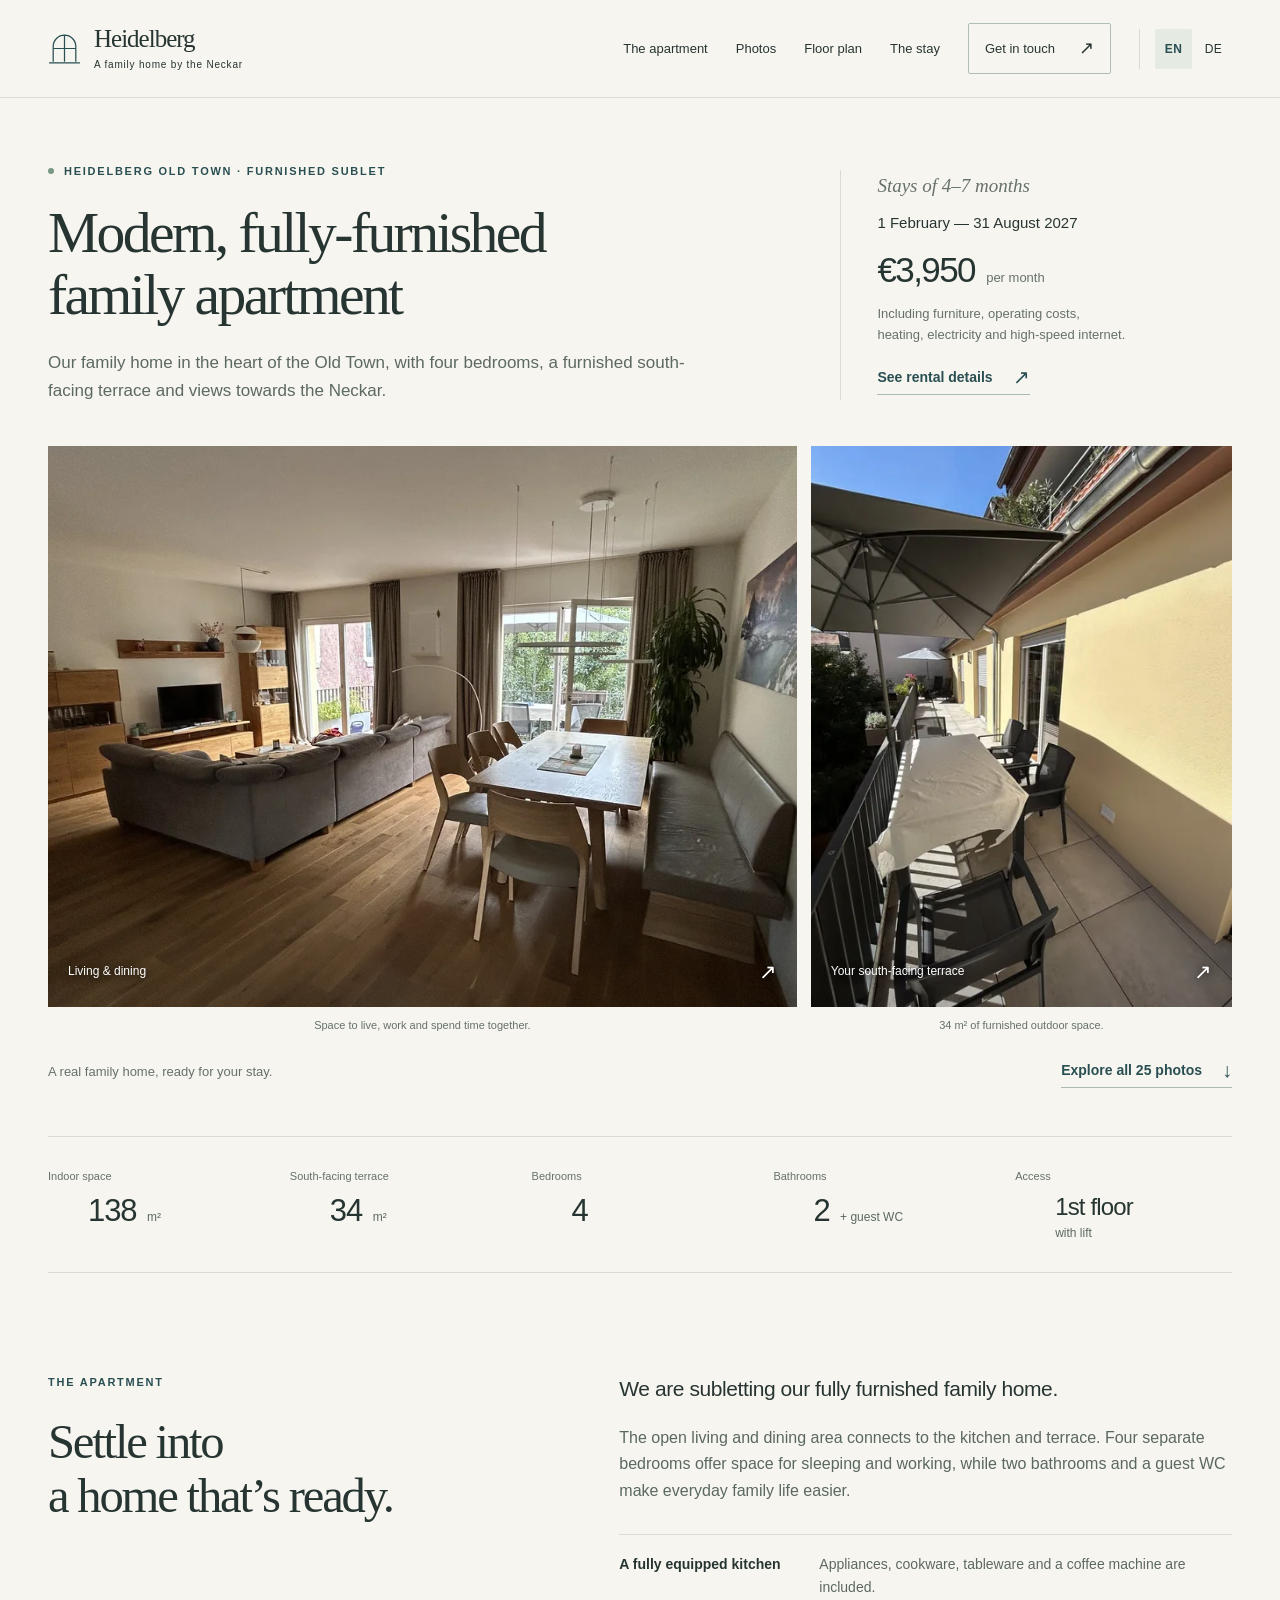
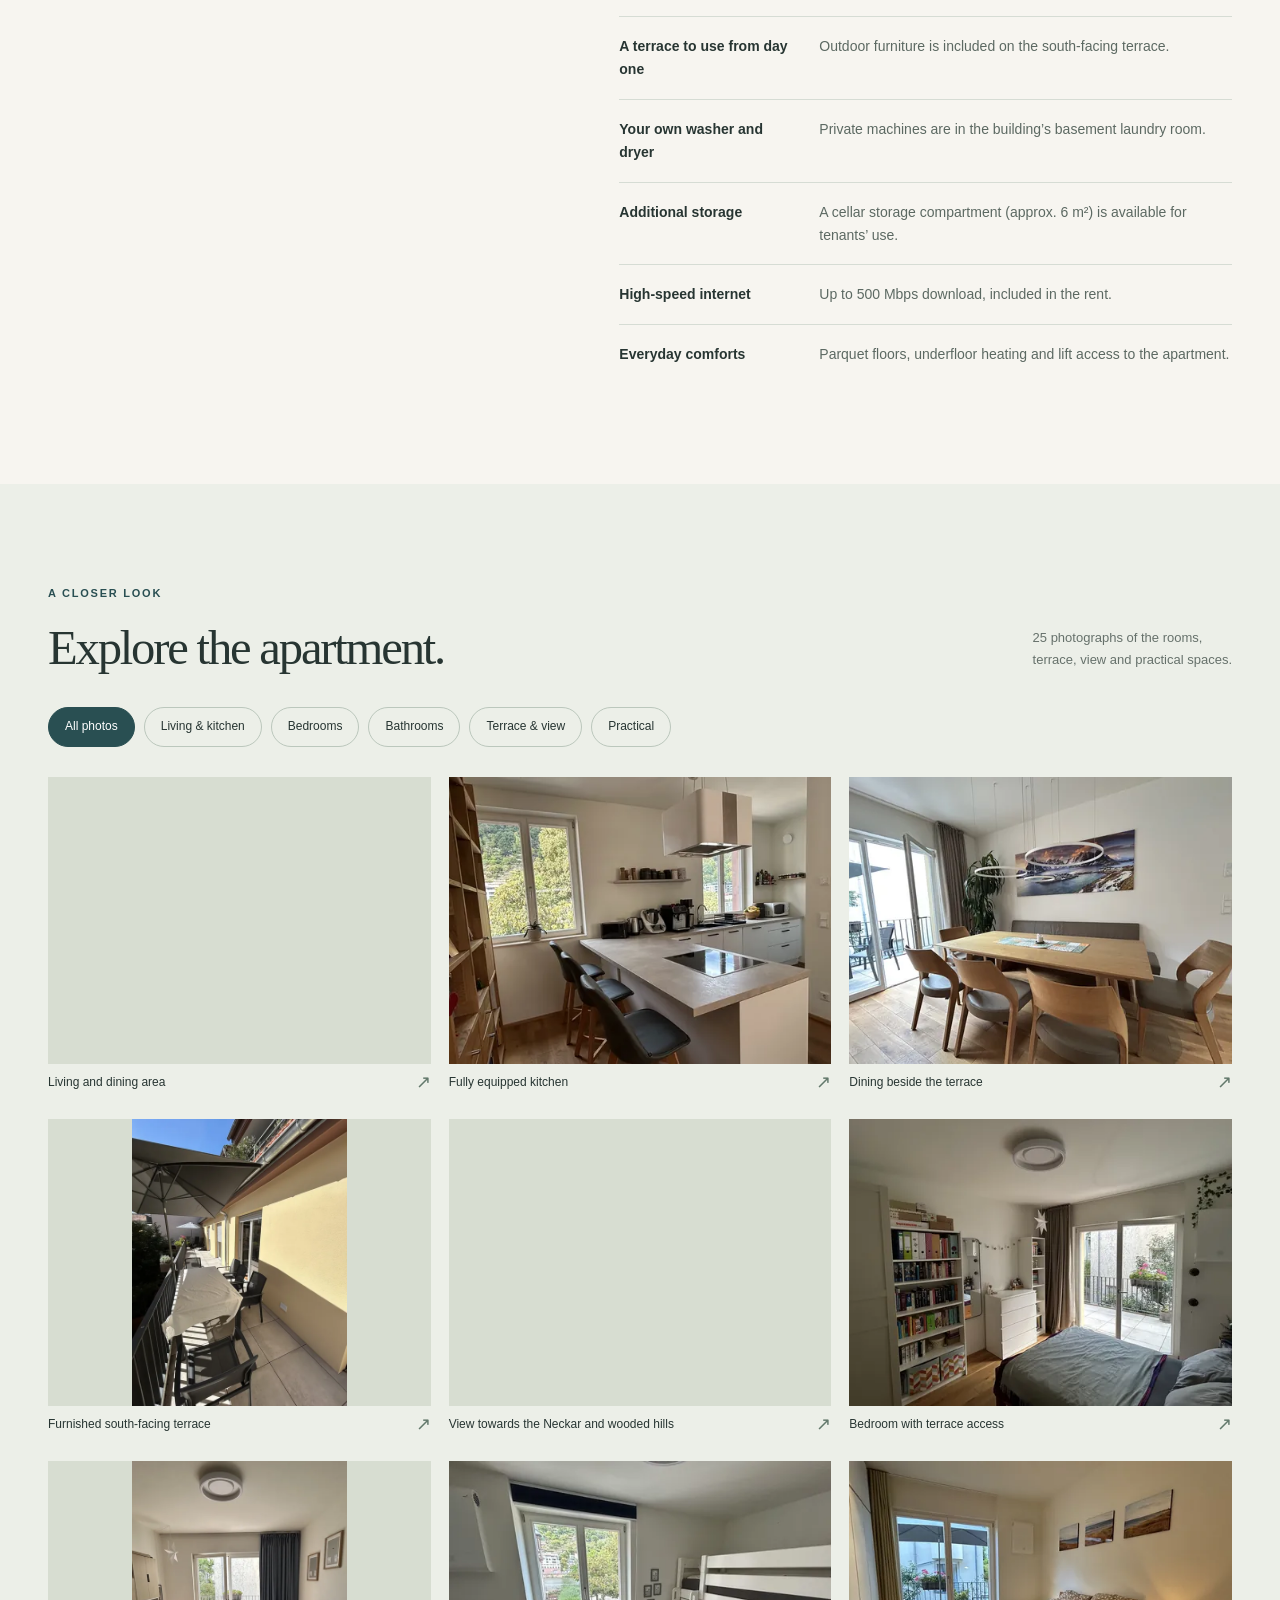
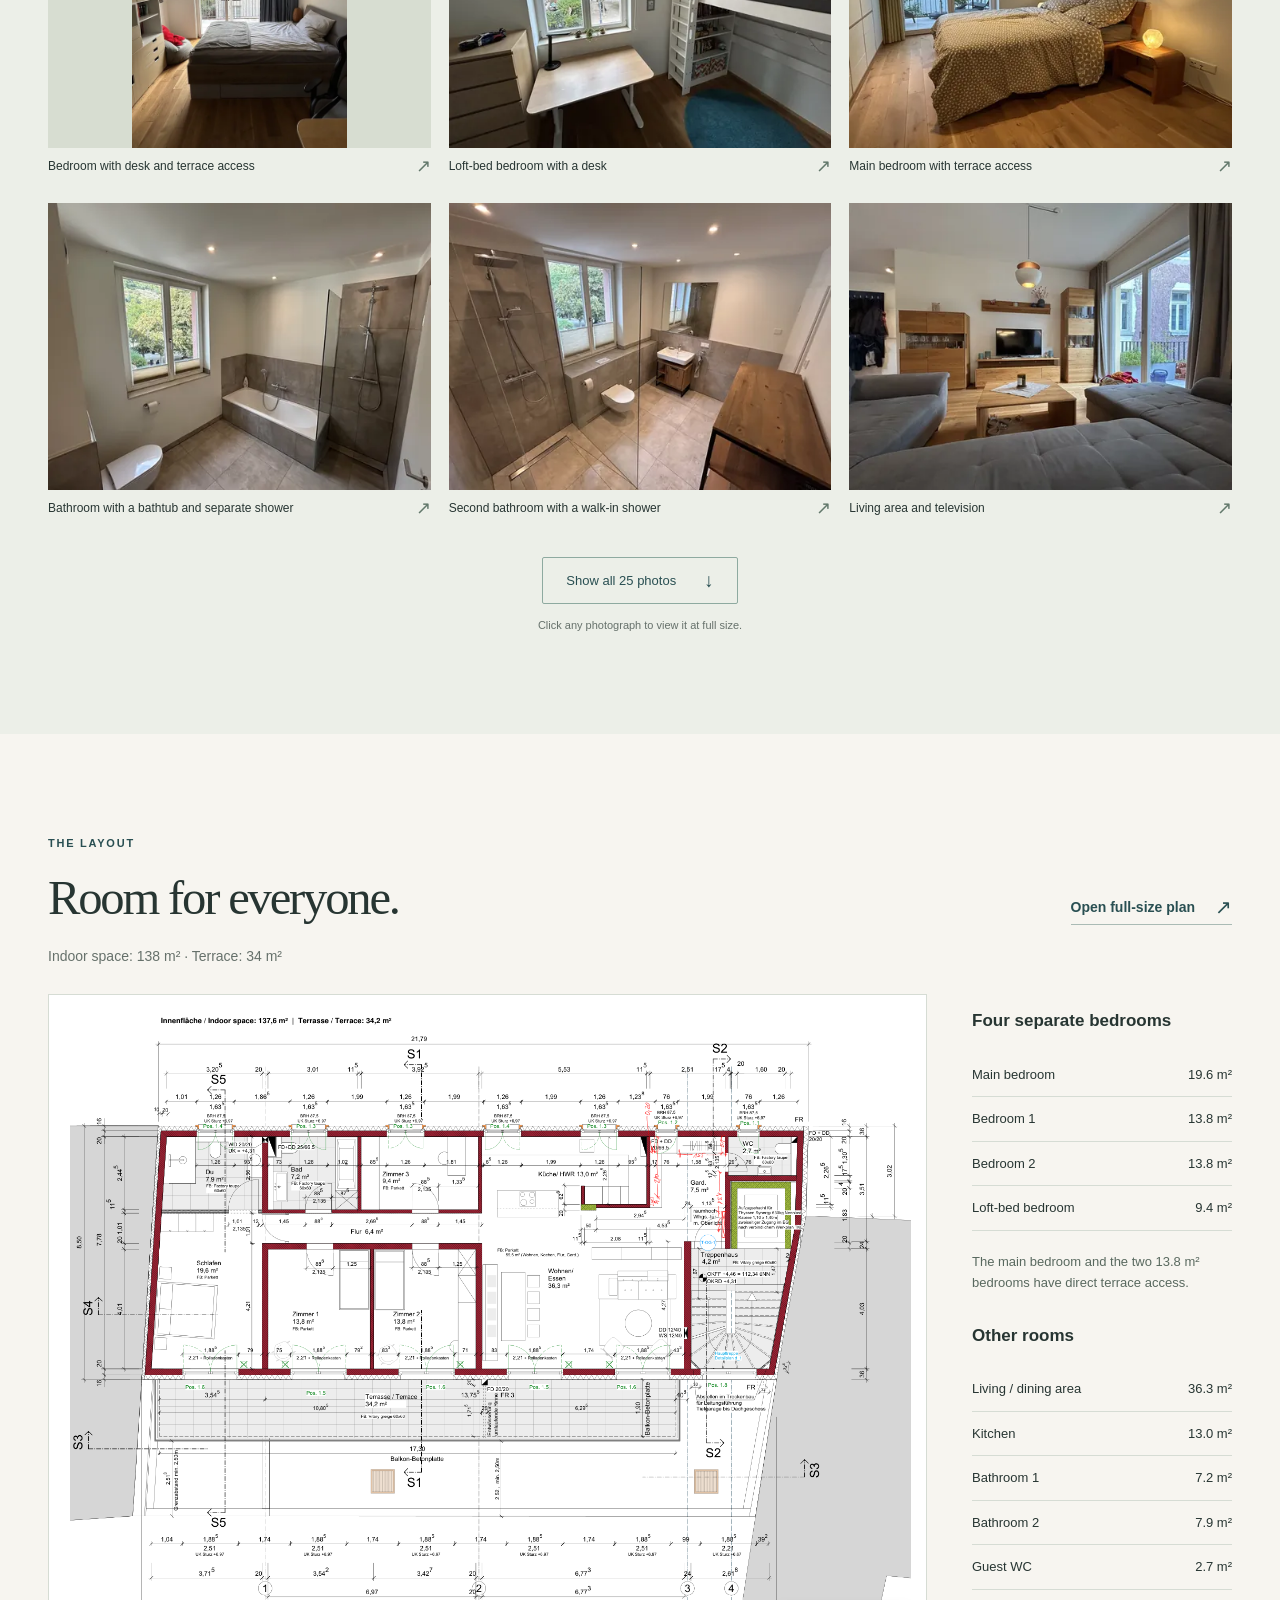
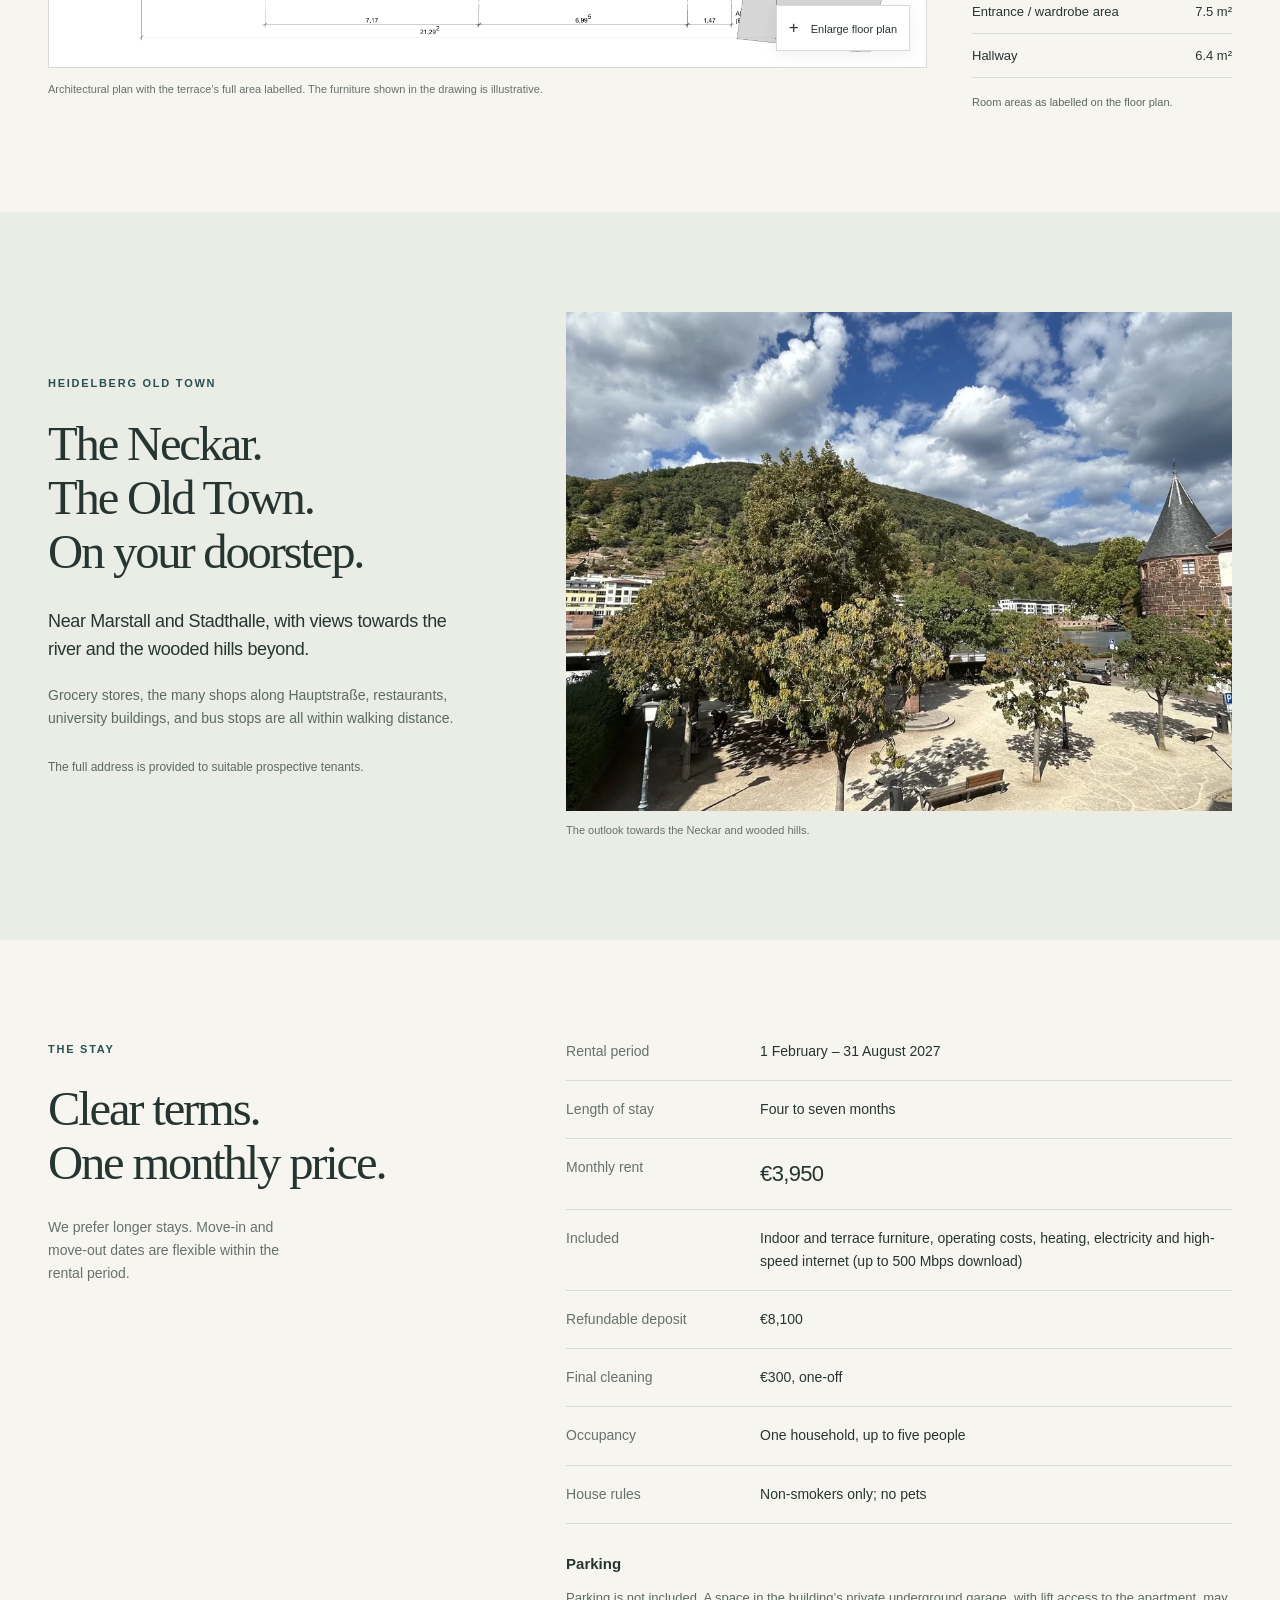
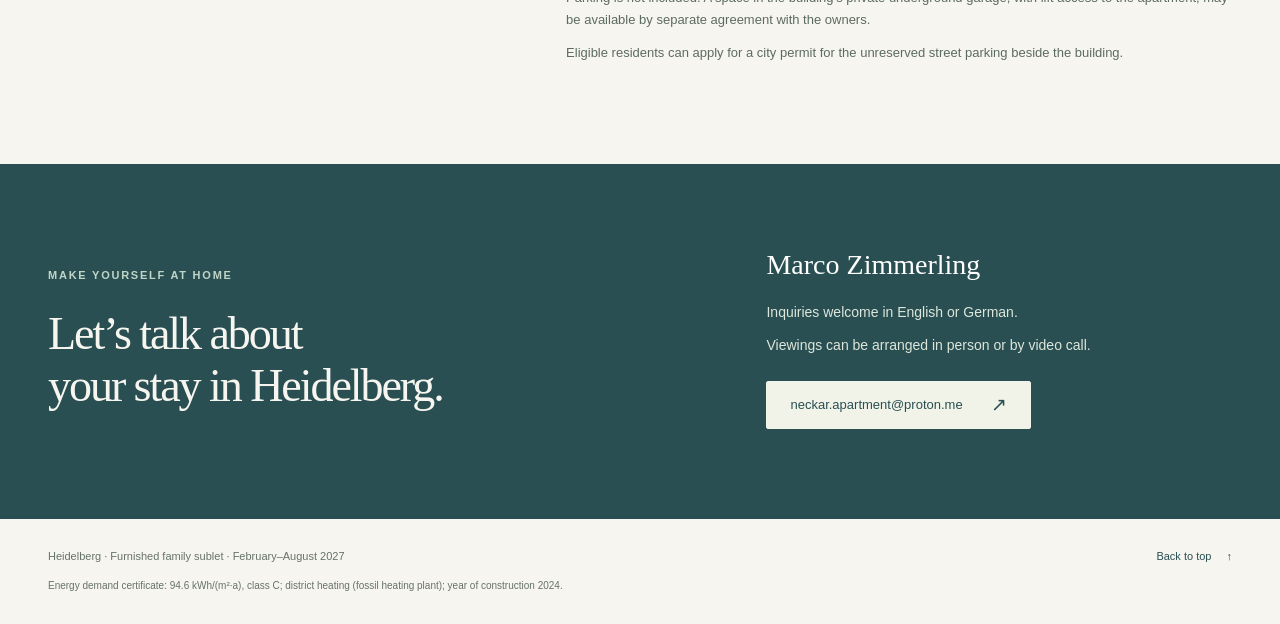
<file: index.html>
<!doctype html>
<html lang="en">
<head>
  <meta charset="utf-8">
  <meta name="viewport" content="width=device-width, initial-scale=1">
  <meta name="robots" content="noindex,nofollow">
  <meta name="description" content="A modern, fully-furnished family apartment in Heidelberg Old Town. Four bedrooms, a south-facing terrace and Neckar views. Available 1 February to 31 August 2027; minimum stay four months.">
  <meta name="theme-color" content="#f7f5f0">
  <meta property="og:type" content="website">
  <meta property="og:title" content="Modern, fully-furnished family apartment in Heidelberg">
  <meta property="og:description" content="Four bedrooms, a furnished south-facing terrace and Neckar views. Available 1 February to 31 August 2027; minimum stay four months.">
  <meta property="og:url" content="https://mzimmerling.github.io/nekar-apartment">
  <meta property="og:image" content="https://mzimmerling.github.io/nekar-apartment/assets/photo-01-md.webp">
  <title>Modern, fully-furnished family apartment · Heidelberg</title>
  <link rel="icon" type="image/svg+xml" href="favicon.svg">
  <link rel="alternate" hreflang="en" href="https://mzimmerling.github.io/nekar-apartment/">
  <link rel="alternate" hreflang="de" href="https://mzimmerling.github.io/nekar-apartment/de.html">
  <link rel="stylesheet" href="styles.css?v=3">
  <link rel="preload" as="image" href="assets/photo-01-lg.webp" imagesrcset="assets/photo-01-md.webp 960w, assets/photo-01-lg.webp 1800w" imagesizes="(max-width: 720px) 100vw, 65vw">
  <script defer src="site-config.js?v=2"></script>
  <script defer src="photos.js?v=2"></script>
  <script defer src="app.js?v=3"></script>
</head>
<body>
  <a class="skip-link" href="#main">Skip to content</a>
  <header class="site-header">
    <a class="wordmark" href="#top" aria-label="Heidelberg family home, back to top">
      <svg viewBox="0 0 32 36" aria-hidden="true"><path d="M5 31V16a11 11 0 0 1 22 0v15M16 5v26M5 18h22M1 32h30"/></svg>
      <span>Heidelberg<span class="wordmark-sub">A family home by the Neckar</span></span>
    </a>
    <nav aria-label="Main navigation">
      <a href="#apartment">The apartment</a>
      <a href="#photos">Photos</a>
      <a href="#floorplan">Floor plan</a>
      <a href="#terms">The stay</a>
      <a class="nav-contact" href="#contact">Get in touch <span aria-hidden="true">↗</span></a>
      <div class="language-switch" role="group" aria-label="Website language">
        <a href="index.html" lang="en" hreflang="en" aria-label="English" aria-current="page">EN</a>
        <a href="de.html" lang="de" hreflang="de" aria-label="Deutsch">DE</a>
      </div>
    </nav>
  </header>

  <main id="main">
    <section class="hero page-width" id="top" aria-labelledby="hero-title">
      <div class="hero-intro">
        <div>
          <p class="eyebrow"><span class="small-dot" aria-hidden="true"></span> Heidelberg Old Town · Furnished sublet</p>
          <h1 id="hero-title">Modern, fully-furnished<br class="desktop-break"> family apartment</h1>
          <p class="hero-description">Our family home in the heart of the Old Town, with four bedrooms, a furnished south-facing terrace and views towards the Neckar.</p>
        </div>
        <aside class="stay-summary" aria-label="Rental period and monthly rent">
          <p class="summary-label">Stays of 4–7 months</p>
          <p class="stay-dates">1 February — 31 August 2027</p>
          <p class="hero-price">€3,950 <span>per month</span></p>
          <p class="price-detail">Including furniture, operating costs,<br>heating, electricity and high-speed internet.</p>
          <a class="text-link" href="#terms">See rental details <span aria-hidden="true">↗</span></a>
        </aside>
      </div>

      <div class="hero-photos">
        <figure>
          <button class="hero-photo" type="button" data-photo-id="photo-01" aria-label="Enlarge the living and dining area photograph">
            <img src="assets/photo-01-lg.webp" srcset="assets/photo-01-md.webp 960w, assets/photo-01-lg.webp 1800w" sizes="(max-width: 720px) 100vw, 65vw" width="2200" height="1650" alt="Open living and dining area with a grey sofa, wooden dining table and doors to the terrace" fetchpriority="high">
            <span class="image-corner" aria-hidden="true">Living &amp; dining <span>↗</span></span>
          </button>
          <figcaption>Space to live, work and spend time together.</figcaption>
        </figure>
        <figure>
          <button class="hero-photo terrace" type="button" data-photo-id="photo-05" aria-label="Enlarge the terrace photograph">
            <img src="assets/photo-05-lg.webp" srcset="assets/photo-05-sm.webp 480w, assets/photo-05-md.webp 960w, assets/photo-05-lg.webp 1650w" sizes="(max-width: 720px) 100vw, 37vw" width="1650" height="2200" alt="Long south-facing terrace with an outdoor dining table, chairs and a parasol">
            <span class="image-corner" aria-hidden="true">Your south-facing terrace <span>↗</span></span>
          </button>
          <figcaption>34 m² of furnished outdoor space.</figcaption>
        </figure>
      </div>
      <div class="hero-bottom"><span>A real family home, ready for your stay.</span><a class="text-link" href="#photos">Explore all 25 photos <span aria-hidden="true">↓</span></a></div>

      <dl class="key-facts">
        <div><dt>Indoor space</dt><dd>138 <span>m²</span></dd></div>
        <div><dt>South-facing terrace</dt><dd>34 <span>m²</span></dd></div>
        <div><dt>Bedrooms</dt><dd>4</dd></div>
        <div><dt>Bathrooms</dt><dd>2 <span>+ guest WC</span></dd></div>
        <div><dt>Access</dt><dd class="fact-access">1st floor <span>with lift</span></dd></div>
      </dl>
    </section>

    <section class="apartment-section page-width section-space" id="apartment" aria-labelledby="apartment-title">
      <div class="section-intro">
        <p class="eyebrow">The apartment</p>
        <h2 id="apartment-title">Settle into<br>a home that’s ready.</h2>
      </div>
      <div class="apartment-copy">
        <p class="lead">We are subletting our fully furnished family home.</p>
        <p>The open living and dining area connects to the kitchen and terrace. Four separate bedrooms offer space for sleeping and working, while two bathrooms and a guest WC make everyday family life easier.</p>
        <dl class="amenity-list">
          <div><dt>A fully equipped kitchen</dt><dd>Appliances, cookware, tableware and a coffee machine are included.</dd></div>
          <div><dt>A terrace to use from day one</dt><dd>Outdoor furniture is included on the south-facing terrace.</dd></div>
          <div><dt>Your own washer and dryer</dt><dd>Private machines are in the building’s basement laundry room.</dd></div>
          <div><dt>Additional storage</dt><dd>A cellar storage compartment (approx. 6 m²) is available for tenants’ use.</dd></div>
          <div><dt>High-speed internet</dt><dd>Up to 500 Mbps download, included in the rent.</dd></div>
          <div><dt>Everyday comforts</dt><dd>Parquet floors, underfloor heating and lift access to the apartment.</dd></div>
        </dl>
      </div>
    </section>

    <section class="gallery-section section-space" id="photos" aria-labelledby="gallery-title">
      <div class="page-width">
        <div class="section-topline"><div><p class="eyebrow">A closer look</p><h2 id="gallery-title">Explore the apartment.</h2></div><p class="section-note">25 photographs of the rooms,<br>terrace, view and practical spaces.</p></div>
        <div class="gallery-filters" role="group" aria-label="Filter photographs by room">
          <button type="button" data-filter="all" aria-pressed="true">All photos</button>
          <button type="button" data-filter="living" aria-pressed="false">Living &amp; kitchen</button>
          <button type="button" data-filter="bedrooms" aria-pressed="false">Bedrooms</button>
          <button type="button" data-filter="bathrooms" aria-pressed="false">Bathrooms</button>
          <button type="button" data-filter="outdoor" aria-pressed="false">Terrace &amp; view</button>
          <button type="button" data-filter="practical" aria-pressed="false">Practical</button>
        </div>
        <p id="gallery-status" class="sr-only" role="status" aria-live="polite"></p>
        <div id="gallery-grid" class="gallery-grid"></div>
        <div class="gallery-more"><button class="button button-outline" id="show-more" type="button">Show all 25 photos <span aria-hidden="true">↓</span></button><p>Click any photograph to view it at full size.</p></div>
        <noscript><p>The gallery needs JavaScript. The main photographs and floor plan remain available on this page.</p></noscript>
      </div>
    </section>

    <section class="floorplan-section page-width section-space" id="floorplan" aria-labelledby="floorplan-title">
      <div class="section-topline"><div><p class="eyebrow">The layout</p><h2 id="floorplan-title">Room for everyone.</h2></div><a class="text-link" href="assets/floor-plan.png?v=2" target="_blank" rel="noopener">Open full-size plan <span aria-hidden="true">↗</span></a></div>
      <p class="floorplan-area">Indoor space: 138 m² · Terrace: 34 m²</p>
      <div class="floorplan-layout">
        <figure class="floorplan-figure">
          <button id="open-floorplan" type="button" aria-label="Enlarge and zoom the floor plan">
            <img src="assets/floor-plan-preview.png?v=2" width="1610" height="1220" loading="lazy" alt="First-floor plan showing four bedrooms, an open living and dining area, kitchen, two bathrooms, a guest WC and the long terrace">
            <span class="plan-enlarge"><span aria-hidden="true">+</span> Enlarge floor plan</span>
          </button>
          <figcaption>Architectural plan with the terrace’s full area labelled. The furniture shown in the drawing is illustrative.</figcaption>
        </figure>
        <aside class="room-schedule" aria-labelledby="room-title">
          <div class="room-group">
            <h3 id="room-title">Four separate bedrooms</h3>
            <dl><div><dt>Main bedroom</dt><dd>19.6 m²</dd></div><div><dt>Bedroom 1</dt><dd>13.8 m²</dd></div><div><dt>Bedroom 2</dt><dd>13.8 m²</dd></div><div><dt>Loft-bed bedroom</dt><dd>9.4 m²</dd></div></dl>
            <p>The main bedroom and the two 13.8 m² bedrooms have direct terrace access.</p>
          </div>
          <div class="room-group">
            <h3>Other rooms</h3>
            <dl>
              <div><dt>Living / dining area</dt><dd>36.3 m²</dd></div>
              <div><dt>Kitchen</dt><dd>13.0 m²</dd></div>
              <div><dt>Bathroom 1</dt><dd>7.2 m²</dd></div>
              <div><dt>Bathroom 2</dt><dd>7.9 m²</dd></div>
              <div><dt>Guest WC</dt><dd>2.7 m²</dd></div>
              <div><dt>Entrance / wardrobe area</dt><dd>7.5 m²</dd></div>
              <div><dt>Hallway</dt><dd>6.4 m²</dd></div>
            </dl>
            <p class="small-note">Room areas as labelled on the floor plan.</p>
          </div>
        </aside>
      </div>
    </section>

    <section class="location-section section-space" id="location" aria-labelledby="location-title">
      <div class="page-width location-layout">
        <div class="location-copy"><p class="eyebrow">Heidelberg Old Town</p><h2 id="location-title">The Neckar.<br>The Old Town.<br>On your doorstep.</h2><p class="lead">Near Marstall and Stadthalle, with views towards the river and the wooded hills beyond.</p><p>Grocery stores, the many shops along Hauptstraße, restaurants, university buildings, and bus stops are all within walking distance.</p><p class="small-note">The full address is provided to suitable prospective tenants.</p></div>
        <figure><button class="location-photo" type="button" data-photo-id="photo-06" aria-label="Enlarge the view towards the Neckar"><img src="assets/photo-06-lg.webp" srcset="assets/photo-06-md.webp 960w, assets/photo-06-lg.webp 1800w" sizes="(max-width: 800px) 100vw, 58vw" width="2200" height="1650" loading="lazy" alt="Outlook towards the Neckar, a historic tower and green hills beyond the river"></button><figcaption>The outlook towards the Neckar and wooded hills.</figcaption></figure>
      </div>
    </section>

    <section class="terms-section page-width section-space" id="terms" aria-labelledby="terms-title">
      <div class="section-intro"><p class="eyebrow">The stay</p><h2 id="terms-title">Clear terms.<br>One monthly price.</h2><p>We prefer longer stays. Move-in and move-out dates are flexible within the rental period.</p></div>
      <div class="rental-details">
        <dl class="rental-list">
          <div><dt>Rental period</dt><dd>1 February – 31 August 2027</dd></div>
          <div><dt>Length of stay</dt><dd>Four to seven months</dd></div>
          <div><dt>Monthly rent</dt><dd><strong>€3,950</strong></dd></div>
          <div><dt>Included</dt><dd>Indoor and terrace furniture, operating costs, heating, electricity and high-speed internet (up to 500 Mbps download)</dd></div>
          <div><dt>Refundable deposit</dt><dd>€8,100</dd></div>
          <div><dt>Final cleaning</dt><dd>€300, one-off</dd></div>
          <div><dt>Occupancy</dt><dd>One household, up to five people</dd></div>
          <div><dt>House rules</dt><dd>Non-smokers only; no pets</dd></div>
        </dl>
        <div class="parking-details"><h3>Parking</h3><p>Parking is not included. A space in the building’s private underground garage, with lift access to the apartment, may be available by separate agreement with the owners.</p><p>Eligible residents can apply for a city permit for the unreserved street parking beside the building.</p></div>
      </div>
    </section>

    <section class="contact-section" id="contact" aria-labelledby="contact-title">
      <div class="page-width contact-layout">
        <div><p class="eyebrow">Make yourself at home</p><h2 id="contact-title">Let’s talk about<br>your stay in Heidelberg.</h2></div>
        <div class="contact-details"><p class="contact-name">Marco Zimmerling</p><p>Inquiries welcome in English or German.</p><p>Viewings can be arranged in person or by video call.</p><a id="email-link" class="button button-light" href="mailto:neckar.apartment@proton.me">neckar.apartment@proton.me <span aria-hidden="true">↗</span></a></div>
      </div>
    </section>
  </main>

  <footer class="site-footer page-width"><p>Heidelberg · Furnished family sublet · February–August 2027</p><p class="energy-details">Energy demand certificate: 94.6 kWh/(m²·a), class C; district heating (fossil heating plant); year of construction 2024.</p><a href="#top">Back to top <span aria-hidden="true">↑</span></a></footer>

  <dialog class="image-viewer" id="image-viewer" aria-labelledby="viewer-caption">
    <div class="viewer-shell">
      <div class="viewer-toolbar"><p id="viewer-counter"></p><div class="zoom-tools"><button type="button" id="zoom-out" aria-label="Zoom out">−</button><button type="button" id="zoom-reset" aria-label="Reset image zoom">100%</button><button type="button" id="zoom-in" aria-label="Zoom in">+</button></div><button type="button" class="viewer-close" id="viewer-close" aria-label="Close image viewer" autofocus>Close <span aria-hidden="true">×</span></button></div>
      <div class="viewer-stage" id="viewer-stage"><img id="viewer-image" alt=""></div>
      <div class="viewer-bottom"><button type="button" id="viewer-prev" aria-label="Previous photograph">← <span>Previous</span></button><p id="viewer-caption"></p><button type="button" id="viewer-next" aria-label="Next photograph"><span>Next</span> →</button></div>
    </div>
  </dialog>
</body>
</html>
</file>
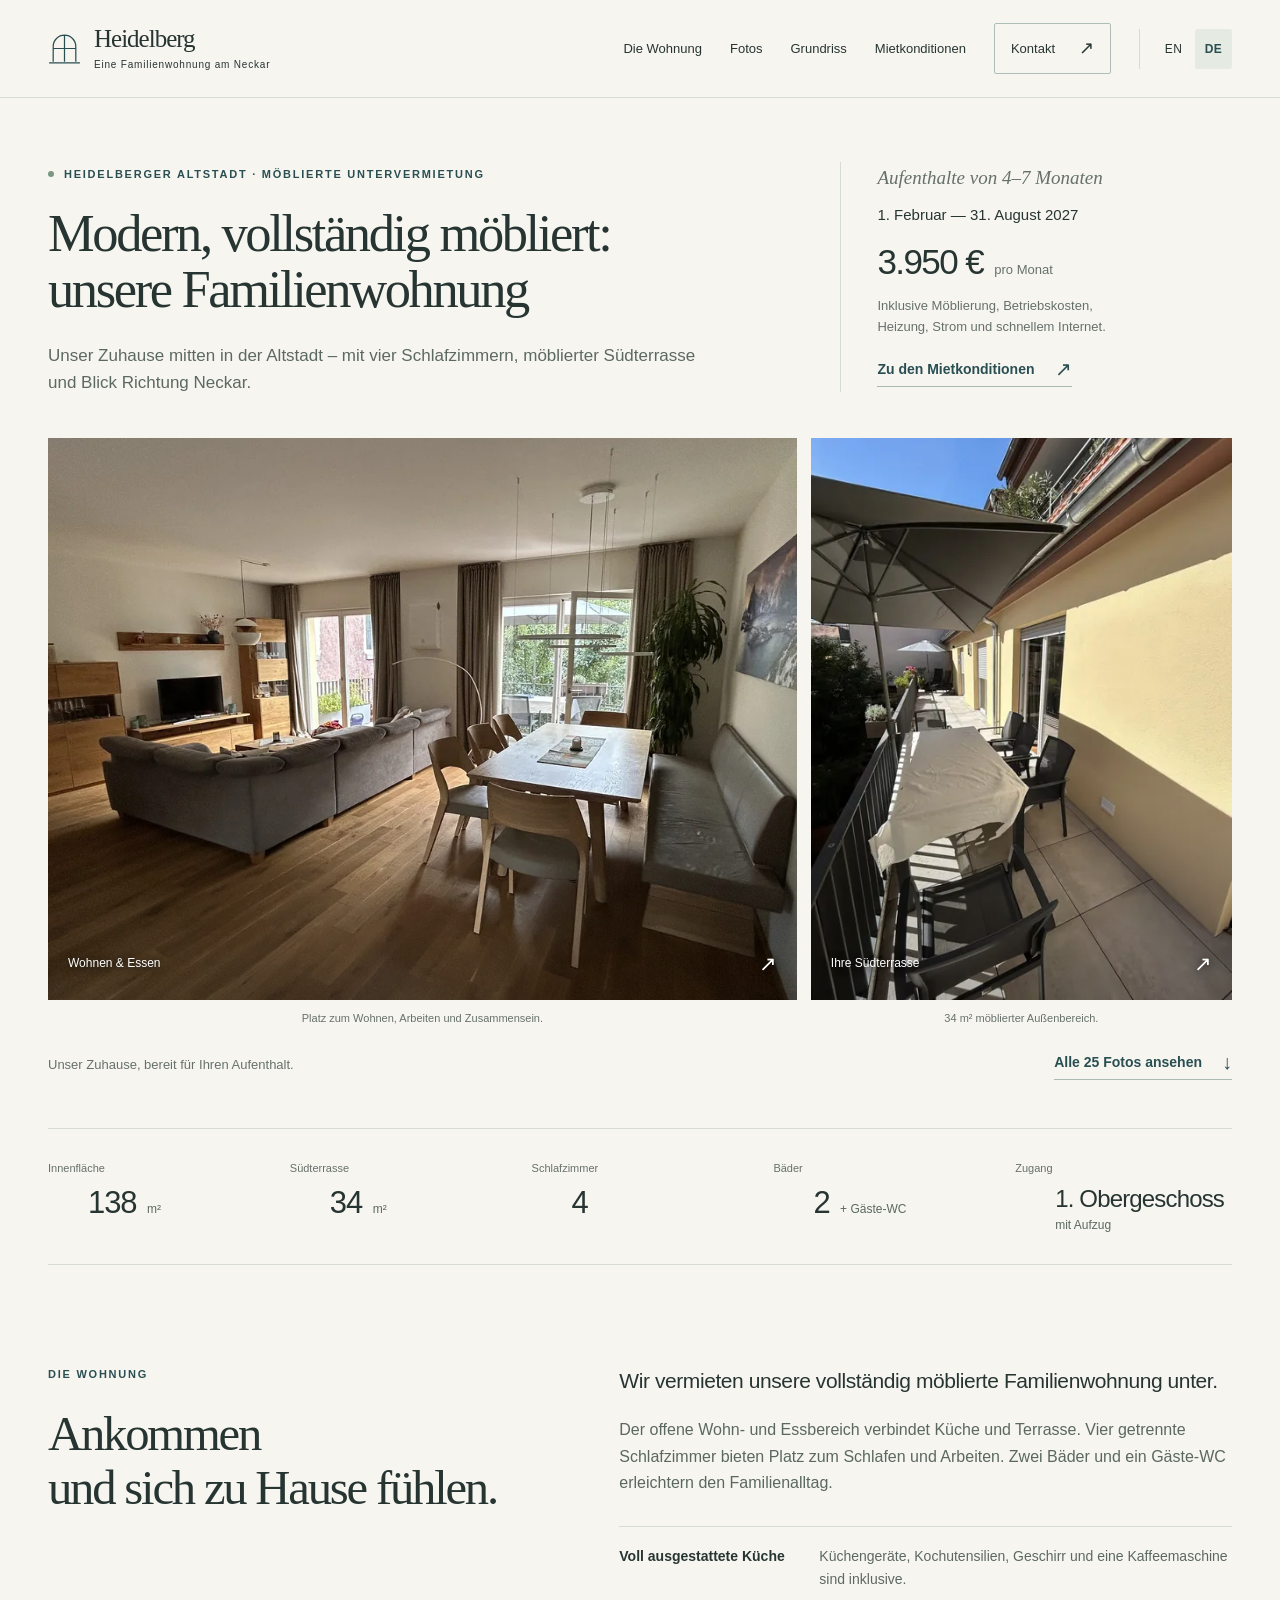
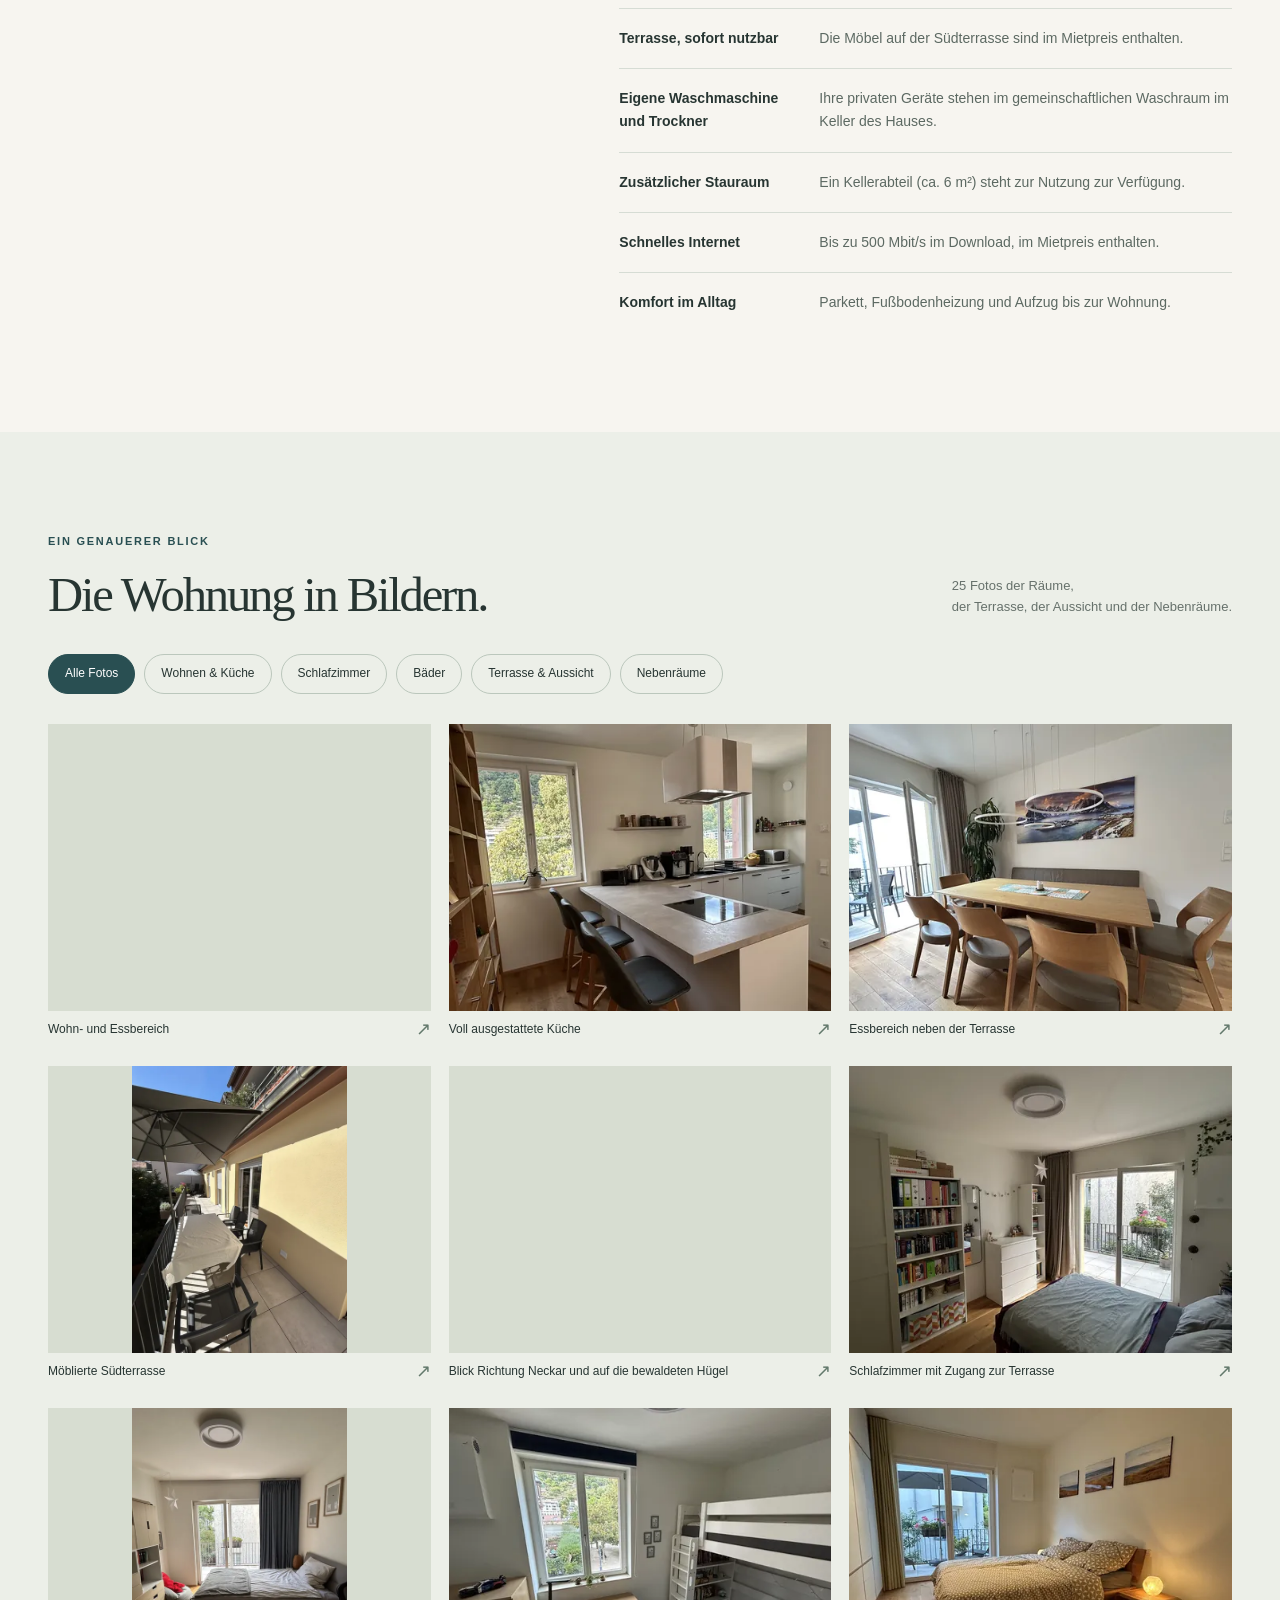
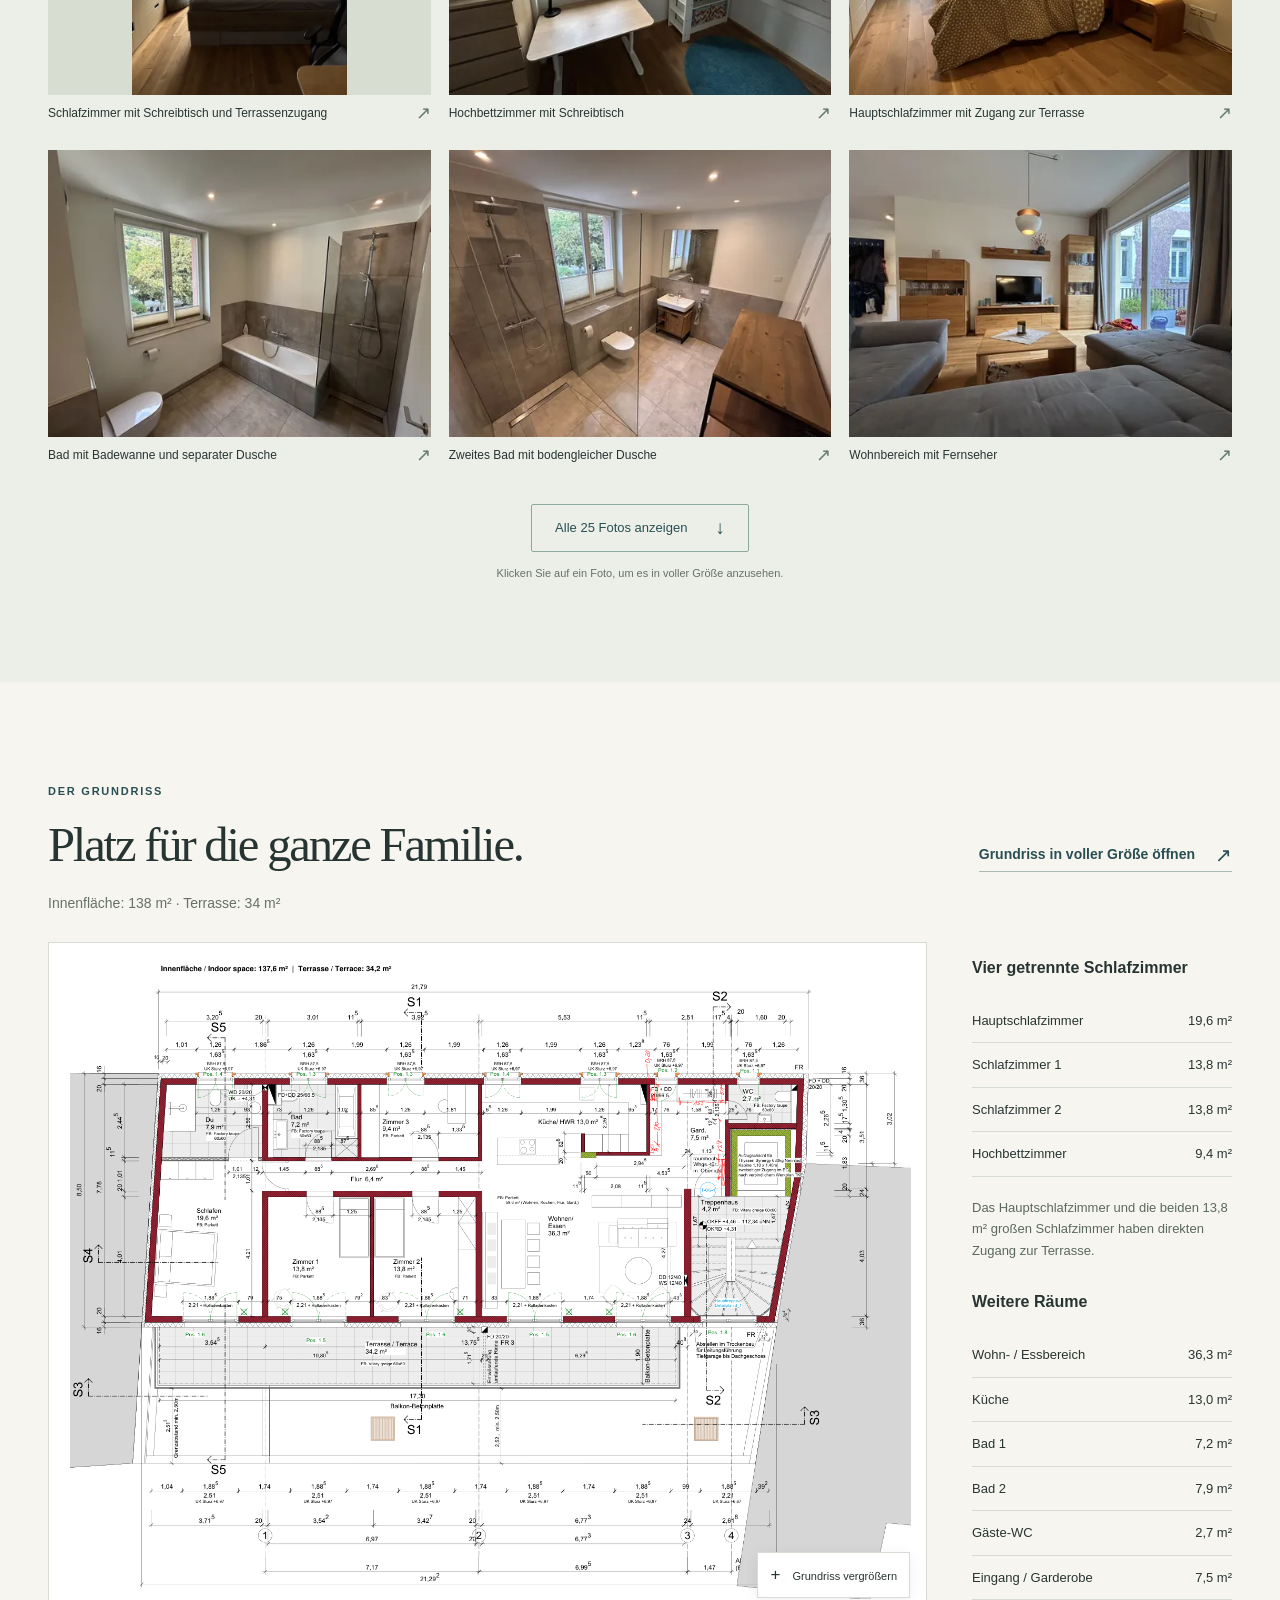
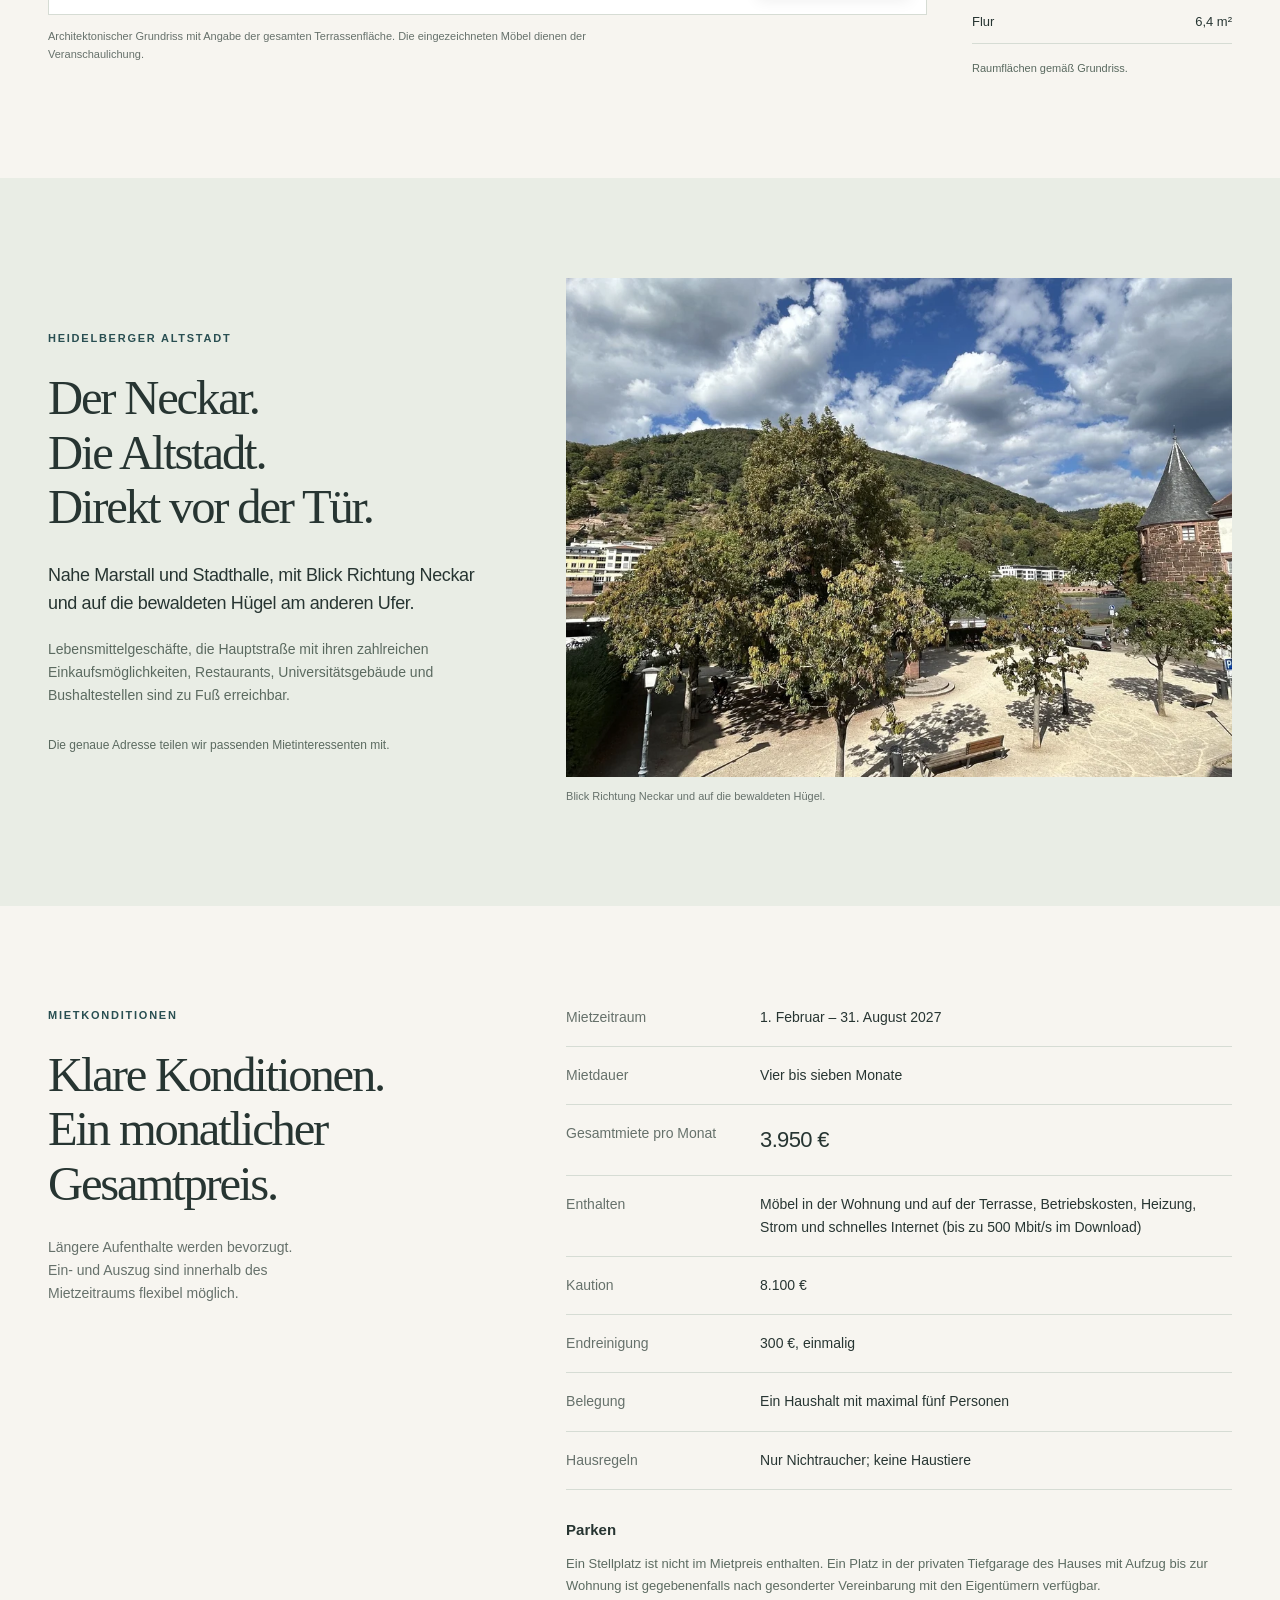
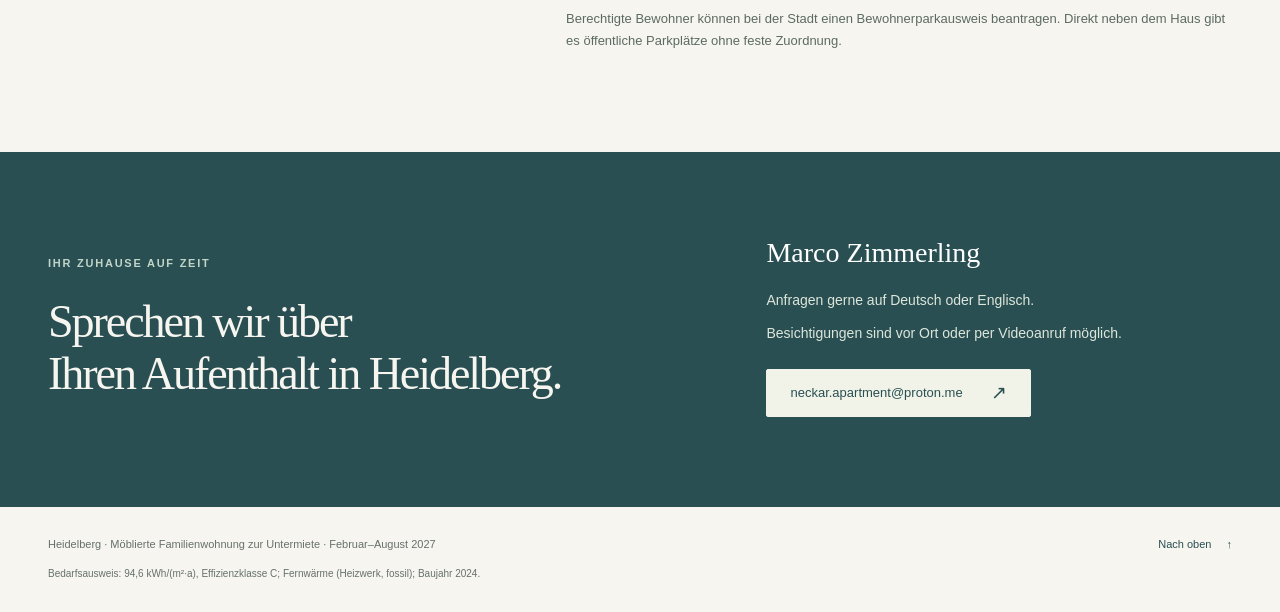
<file: de.html>
<!doctype html>
<html lang="de">
<head>
  <meta charset="utf-8">
  <meta name="viewport" content="width=device-width, initial-scale=1">
  <meta name="robots" content="noindex,nofollow">
  <meta name="description" content="Moderne, vollständig möblierte Familienwohnung in der Heidelberger Altstadt. Vier Schlafzimmer, Südterrasse und Blick zum Neckar. Verfügbar vom 1. Februar bis 31. August 2027; Mindestmietdauer vier Monate.">
  <meta name="theme-color" content="#f7f5f0">
  <meta property="og:type" content="website">
  <meta property="og:title" content="Moderne, vollständig möblierte Familienwohnung in Heidelberg">
  <meta property="og:description" content="Vier Schlafzimmer, möblierte Südterrasse und Blick zum Neckar. Verfügbar vom 1. Februar bis 31. August 2027; Mindestmietdauer vier Monate.">
  <meta property="og:url" content="https://mzimmerling.github.io/nekar-apartment/de.html">
  <meta property="og:image" content="https://mzimmerling.github.io/nekar-apartment/assets/photo-01-md.webp">
  <title>Moderne, vollständig möblierte Familienwohnung · Heidelberg</title>
  <link rel="icon" type="image/svg+xml" href="favicon.svg">
  <link rel="alternate" hreflang="en" href="https://mzimmerling.github.io/nekar-apartment/">
  <link rel="alternate" hreflang="de" href="https://mzimmerling.github.io/nekar-apartment/de.html">
  <link rel="stylesheet" href="styles.css?v=3">
  <link rel="preload" as="image" href="assets/photo-01-lg.webp" imagesrcset="assets/photo-01-md.webp 960w, assets/photo-01-lg.webp 1800w" imagesizes="(max-width: 720px) 100vw, 65vw">
  <script defer src="site-config.js?v=2"></script>
  <script defer src="photos.js?v=2"></script>
  <script defer src="app.js?v=3"></script>
</head>
<body>
  <a class="skip-link" href="#main">Zum Inhalt springen</a>
  <header class="site-header">
    <a class="wordmark" href="#top" aria-label="Familienwohnung in Heidelberg, zurück nach oben">
      <svg viewbox="0 0 32 36" aria-hidden="true"><path d="M5 31V16a11 11 0 0 1 22 0v15M16 5v26M5 18h22M1 32h30"></path></svg>
      <span>Heidelberg<span class="wordmark-sub">Eine Familienwohnung am Neckar</span></span>
    </a>
    <nav aria-label="Hauptnavigation">
      <a href="#apartment">Die Wohnung</a>
      <a href="#photos">Fotos</a>
      <a href="#floorplan">Grundriss</a>
      <a href="#terms">Mietkonditionen</a>
      <a class="nav-contact" href="#contact">Kontakt <span aria-hidden="true">↗</span></a>
      <div class="language-switch" role="group" aria-label="Sprache der Website">
        <a href="index.html" lang="en" hreflang="en" aria-label="English">EN</a>
        <a href="de.html" lang="de" hreflang="de" aria-label="Deutsch" aria-current="page">DE</a>
      </div>
    </nav>
  </header>

  <main id="main">
    <section class="hero page-width" id="top" aria-labelledby="hero-title">
      <div class="hero-intro">
        <div>
          <p class="eyebrow"><span class="small-dot" aria-hidden="true"></span> Heidelberger Altstadt · Möblierte Untervermietung</p>
          <h1 id="hero-title">Modern, vollständig möbliert:<br class="desktop-break"> unsere Familienwohnung</h1>
          <p class="hero-description">Unser Zuhause mitten in der Altstadt – mit vier Schlafzimmern, möblierter Südterrasse und Blick Richtung Neckar.</p>
        </div>
        <aside class="stay-summary" aria-label="Mietzeitraum und monatlicher Mietpreis">
          <p class="summary-label">Aufenthalte von 4–7 Monaten</p>
          <p class="stay-dates">1. Februar — 31. August 2027</p>
          <p class="hero-price">3.950 € <span>pro Monat</span></p>
          <p class="price-detail">Inklusive Möblierung, Betriebskosten,<br>Heizung, Strom und schnellem Internet.</p>
          <a class="text-link" href="#terms">Zu den Mietkonditionen <span aria-hidden="true">↗</span></a>
        </aside>
      </div>

      <div class="hero-photos">
        <figure>
          <button class="hero-photo" type="button" data-photo-id="photo-01" aria-label="Foto des Wohn- und Essbereichs vergrößern">
            <img src="assets/photo-01-lg.webp" srcset="assets/photo-01-md.webp 960w, assets/photo-01-lg.webp 1800w" sizes="(max-width: 720px) 100vw, 65vw" width="2200" height="1650" alt="Offener Wohn- und Essbereich mit grauem Sofa, Esstisch aus Holz und Türen zur Terrasse" fetchpriority="high">
            <span class="image-corner" aria-hidden="true">Wohnen &amp; Essen <span>↗</span></span>
          </button>
          <figcaption>Platz zum Wohnen, Arbeiten und Zusammensein.</figcaption>
        </figure>
        <figure>
          <button class="hero-photo terrace" type="button" data-photo-id="photo-05" aria-label="Terrassenfoto vergrößern">
            <img src="assets/photo-05-lg.webp" srcset="assets/photo-05-sm.webp 480w, assets/photo-05-md.webp 960w, assets/photo-05-lg.webp 1650w" sizes="(max-width: 720px) 100vw, 37vw" width="1650" height="2200" alt="Lange Südterrasse mit Gartentisch, Stühlen und Sonnenschirm">
            <span class="image-corner" aria-hidden="true">Ihre Südterrasse <span>↗</span></span>
          </button>
          <figcaption>34 m² möblierter Außenbereich.</figcaption>
        </figure>
      </div>
      <div class="hero-bottom"><span>Unser Zuhause, bereit für Ihren Aufenthalt.</span><a class="text-link" href="#photos">Alle 25 Fotos ansehen <span aria-hidden="true">↓</span></a></div>

      <dl class="key-facts">
        <div><dt>Innenfläche</dt><dd>138 <span>m²</span></dd></div>
        <div><dt>Südterrasse</dt><dd>34 <span>m²</span></dd></div>
        <div><dt>Schlafzimmer</dt><dd>4</dd></div>
        <div><dt>Bäder</dt><dd>2 <span>+ Gäste-WC</span></dd></div>
        <div><dt>Zugang</dt><dd class="fact-access">1. Obergeschoss <span>mit Aufzug</span></dd></div>
      </dl>
    </section>

    <section class="apartment-section page-width section-space" id="apartment" aria-labelledby="apartment-title">
      <div class="section-intro">
        <p class="eyebrow">Die Wohnung</p>
        <h2 id="apartment-title">Ankommen<br>und sich zu Hause fühlen.</h2>
      </div>
      <div class="apartment-copy">
        <p class="lead">Wir vermieten unsere vollständig möblierte Familienwohnung unter.</p>
        <p>Der offene Wohn- und Essbereich verbindet Küche und Terrasse. Vier getrennte Schlafzimmer bieten Platz zum Schlafen und Arbeiten. Zwei Bäder und ein Gäste-WC erleichtern den Familienalltag.</p>
        <dl class="amenity-list">
          <div><dt>Voll ausgestattete Küche</dt><dd>Küchengeräte, Kochutensilien, Geschirr und eine Kaffeemaschine sind inklusive.</dd></div>
          <div><dt>Terrasse, sofort nutzbar</dt><dd>Die Möbel auf der Südterrasse sind im Mietpreis enthalten.</dd></div>
          <div><dt>Eigene Waschmaschine und Trockner</dt><dd>Ihre privaten Geräte stehen im gemeinschaftlichen Waschraum im Keller des Hauses.</dd></div>
          <div><dt>Zusätzlicher Stauraum</dt><dd>Ein Kellerabteil (ca. 6 m²) steht zur Nutzung zur Verfügung.</dd></div>
          <div><dt>Schnelles Internet</dt><dd>Bis zu 500 Mbit/s im Download, im Mietpreis enthalten.</dd></div>
          <div><dt>Komfort im Alltag</dt><dd>Parkett, Fußbodenheizung und Aufzug bis zur Wohnung.</dd></div>
        </dl>
      </div>
    </section>

    <section class="gallery-section section-space" id="photos" aria-labelledby="gallery-title">
      <div class="page-width">
        <div class="section-topline"><div><p class="eyebrow">Ein genauerer Blick</p><h2 id="gallery-title">Die Wohnung in Bildern.</h2></div><p class="section-note">25 Fotos der Räume,<br>der Terrasse, der Aussicht und der Nebenräume.</p></div>
        <div class="gallery-filters" role="group" aria-label="Fotos nach Raum filtern">
          <button type="button" data-filter="all" aria-pressed="true">Alle Fotos</button>
          <button type="button" data-filter="living" aria-pressed="false">Wohnen &amp; Küche</button>
          <button type="button" data-filter="bedrooms" aria-pressed="false">Schlafzimmer</button>
          <button type="button" data-filter="bathrooms" aria-pressed="false">Bäder</button>
          <button type="button" data-filter="outdoor" aria-pressed="false">Terrasse &amp; Aussicht</button>
          <button type="button" data-filter="practical" aria-pressed="false">Nebenräume</button>
        </div>
        <p id="gallery-status" class="sr-only" role="status" aria-live="polite"></p>
        <div id="gallery-grid" class="gallery-grid"></div>
        <div class="gallery-more"><button class="button button-outline" id="show-more" type="button">Alle 25 Fotos anzeigen <span aria-hidden="true">↓</span></button><p>Klicken Sie auf ein Foto, um es in voller Größe anzusehen.</p></div>
        <noscript><p>Die Fotogalerie benötigt JavaScript. Die großen Fotos und der Grundriss sind auf dieser Seite auch ohne JavaScript verfügbar.</p></noscript>
      </div>
    </section>

    <section class="floorplan-section page-width section-space" id="floorplan" aria-labelledby="floorplan-title">
      <div class="section-topline"><div><p class="eyebrow">Der Grundriss</p><h2 id="floorplan-title">Platz für die ganze Familie.</h2></div><a class="text-link" href="assets/floor-plan.png?v=2" target="_blank" rel="noopener">Grundriss in voller Größe öffnen <span aria-hidden="true">↗</span></a></div>
      <p class="floorplan-area">Innenfläche: 138 m² · Terrasse: 34 m²</p>
      <div class="floorplan-layout">
        <figure class="floorplan-figure">
          <button id="open-floorplan" type="button" aria-label="Grundriss öffnen und vergrößern">
            <img src="assets/floor-plan-preview.png?v=2" width="1610" height="1220" loading="lazy" alt="Grundriss des ersten Obergeschosses mit vier Schlafzimmern, offenem Wohn- und Essbereich, Küche, zwei Bädern, Gäste-WC und langer Terrasse">
            <span class="plan-enlarge"><span aria-hidden="true">+</span> Grundriss vergrößern</span>
          </button>
          <figcaption>Architektonischer Grundriss mit Angabe der gesamten Terrassenfläche. Die eingezeichneten Möbel dienen der Veranschaulichung.</figcaption>
        </figure>
        <aside class="room-schedule" aria-labelledby="room-title">
          <div class="room-group">
            <h3 id="room-title">Vier getrennte Schlafzimmer</h3>
            <dl><div><dt>Hauptschlafzimmer</dt><dd>19,6 m²</dd></div><div><dt>Schlafzimmer 1</dt><dd>13,8 m²</dd></div><div><dt>Schlafzimmer 2</dt><dd>13,8 m²</dd></div><div><dt>Hochbettzimmer</dt><dd>9,4 m²</dd></div></dl>
            <p>Das Hauptschlafzimmer und die beiden 13,8 m² großen Schlafzimmer haben direkten Zugang zur Terrasse.</p>
          </div>
          <div class="room-group">
            <h3>Weitere Räume</h3>
            <dl>
              <div><dt>Wohn- / Essbereich</dt><dd>36,3 m²</dd></div>
              <div><dt>Küche</dt><dd>13,0 m²</dd></div>
              <div><dt>Bad 1</dt><dd>7,2 m²</dd></div>
              <div><dt>Bad 2</dt><dd>7,9 m²</dd></div>
              <div><dt>Gäste-WC</dt><dd>2,7 m²</dd></div>
              <div><dt>Eingang / Garderobe</dt><dd>7,5 m²</dd></div>
              <div><dt>Flur</dt><dd>6,4 m²</dd></div>
            </dl>
            <p class="small-note">Raumflächen gemäß Grundriss.</p>
          </div>
        </aside>
      </div>
    </section>

    <section class="location-section section-space" id="location" aria-labelledby="location-title">
      <div class="page-width location-layout">
        <div class="location-copy"><p class="eyebrow">Heidelberger Altstadt</p><h2 id="location-title">Der Neckar.<br>Die Altstadt.<br>Direkt vor der Tür.</h2><p class="lead">Nahe Marstall und Stadthalle, mit Blick Richtung Neckar und auf die bewaldeten Hügel am anderen Ufer.</p><p>Lebensmittelgeschäfte, die Hauptstraße mit ihren zahlreichen Einkaufsmöglichkeiten, Restaurants, Universitätsgebäude und Bushaltestellen sind zu Fuß erreichbar.</p><p class="small-note">Die genaue Adresse teilen wir passenden Mietinteressenten mit.</p></div>
        <figure><button class="location-photo" type="button" data-photo-id="photo-06" aria-label="Blick Richtung Neckar vergrößern"><img src="assets/photo-06-lg.webp" srcset="assets/photo-06-md.webp 960w, assets/photo-06-lg.webp 1800w" sizes="(max-width: 800px) 100vw, 58vw" width="2200" height="1650" loading="lazy" alt="Blick Richtung Neckar, auf einen historischen Turm und die grünen Hügel am anderen Ufer"></button><figcaption>Blick Richtung Neckar und auf die bewaldeten Hügel.</figcaption></figure>
      </div>
    </section>

    <section class="terms-section page-width section-space" id="terms" aria-labelledby="terms-title">
      <div class="section-intro"><p class="eyebrow">Mietkonditionen</p><h2 id="terms-title">Klare Konditionen.<br>Ein monatlicher Gesamtpreis.</h2><p>Längere Aufenthalte werden bevorzugt. Ein- und Auszug sind innerhalb des Mietzeitraums flexibel möglich.</p></div>
      <div class="rental-details">
        <dl class="rental-list">
          <div><dt>Mietzeitraum</dt><dd>1. Februar – 31. August 2027</dd></div>
          <div><dt>Mietdauer</dt><dd>Vier bis sieben Monate</dd></div>
          <div><dt>Gesamtmiete pro Monat</dt><dd><strong>3.950 €</strong></dd></div>
          <div><dt>Enthalten</dt><dd>Möbel in der Wohnung und auf der Terrasse, Betriebskosten, Heizung, Strom und schnelles Internet (bis zu 500 Mbit/s im Download)</dd></div>
          <div><dt>Kaution</dt><dd>8.100 €</dd></div>
          <div><dt>Endreinigung</dt><dd>300 €, einmalig</dd></div>
          <div><dt>Belegung</dt><dd>Ein Haushalt mit maximal fünf Personen</dd></div>
          <div><dt>Hausregeln</dt><dd>Nur Nichtraucher; keine Haustiere</dd></div>
        </dl>
        <div class="parking-details"><h3>Parken</h3><p>Ein Stellplatz ist nicht im Mietpreis enthalten. Ein Platz in der privaten Tiefgarage des Hauses mit Aufzug bis zur Wohnung ist gegebenenfalls nach gesonderter Vereinbarung mit den Eigentümern verfügbar.</p><p>Berechtigte Bewohner können bei der Stadt einen Bewohnerparkausweis beantragen. Direkt neben dem Haus gibt es öffentliche Parkplätze ohne feste Zuordnung.</p></div>
      </div>
    </section>

    <section class="contact-section" id="contact" aria-labelledby="contact-title">
      <div class="page-width contact-layout">
        <div><p class="eyebrow">Ihr Zuhause auf Zeit</p><h2 id="contact-title">Sprechen wir über<br>Ihren Aufenthalt in Heidelberg.</h2></div>
        <div class="contact-details"><p class="contact-name">Marco Zimmerling</p><p>Anfragen gerne auf Deutsch oder Englisch.</p><p>Besichtigungen sind vor Ort oder per Videoanruf möglich.</p><a id="email-link" class="button button-light" href="mailto:neckar.apartment@proton.me">neckar.apartment@proton.me <span aria-hidden="true">↗</span></a></div>
      </div>
    </section>
  </main>

  <footer class="site-footer page-width"><p>Heidelberg · Möblierte Familienwohnung zur Untermiete · Februar–August 2027</p><p class="energy-details">Bedarfsausweis: 94,6 kWh/(m²·a), Effizienzklasse C; Fernwärme (Heizwerk, fossil); Baujahr 2024.</p><a href="#top">Nach oben <span aria-hidden="true">↑</span></a></footer>

  <dialog class="image-viewer" id="image-viewer" aria-labelledby="viewer-caption">
    <div class="viewer-shell">
      <div class="viewer-toolbar"><p id="viewer-counter"></p><div class="zoom-tools"><button type="button" id="zoom-out" aria-label="Verkleinern">−</button><button type="button" id="zoom-reset" aria-label="Bildvergrößerung zurücksetzen">100%</button><button type="button" id="zoom-in" aria-label="Vergrößern">+</button></div><button type="button" class="viewer-close" id="viewer-close" aria-label="Bildansicht schließen" autofocus>Schließen <span aria-hidden="true">×</span></button></div>
      <div class="viewer-stage" id="viewer-stage"><img id="viewer-image" alt=""></div>
      <div class="viewer-bottom"><button type="button" id="viewer-prev" aria-label="Vorheriges Foto">← <span>Zurück</span></button><p id="viewer-caption"></p><button type="button" id="viewer-next" aria-label="Nächstes Foto"><span>Weiter</span> →</button></div>
    </div>
  </dialog>
</body>
</html>
</file>
<file: styles.css>
:root{--paper:#f7f5f0;--ink:#273532;--muted:#66716b;--accent:#294f52;--line:#d6dcd4;--tint:#eaf0e8;--serif:Georgia,'Times New Roman',serif;--sans:-apple-system,BlinkMacSystemFont,'Segoe UI',sans-serif}
*{box-sizing:border-box}html{scroll-behavior:smooth;scroll-padding-top:104px}body{margin:0;background:var(--paper);color:var(--ink);font:16px/1.65 var(--sans);-webkit-font-smoothing:antialiased}body.viewer-open{overflow:hidden}a{color:inherit;text-decoration:none}button{font:inherit;color:inherit;cursor:pointer}img{max-width:100%;display:block}figure,dl,p,h1,h2,h3{margin:0}button,a{-webkit-tap-highlight-color:transparent}button:focus-visible,a:focus-visible{outline:3px solid #598a9a;outline-offset:5px}button[hidden],a[hidden],p[hidden]{display:none!important}.page-width{width:min(1280px,calc(100% - 96px));margin-inline:auto}.section-space{padding-top:100px;padding-bottom:100px}.eyebrow{font-size:11px;letter-spacing:.16em;text-transform:uppercase;font-weight:650;color:var(--accent);margin-bottom:24px}h1,h2{font-family:var(--serif);font-weight:400;letter-spacing:-.045em}h1{font-size:clamp(40px,4.5vw,68px);line-height:1.07}h2{font-size:clamp(36px,3.8vw,54px);line-height:1.12}h3{font-size:17px;line-height:1.4;font-weight:600}.lead{font-size:21px;line-height:1.55;letter-spacing:-.02em}.text-link{font-size:14px;font-weight:550;color:var(--accent);display:inline-flex;align-items:center;gap:20px;border-bottom:1px solid #aabbb5;padding:2px 0 5px}.text-link:hover{color:#0b393d;border-color:currentColor}.text-link span{font-size:20px;line-height:1}.small-note{font-size:13px;color:var(--muted);line-height:1.6}.skip-link{position:fixed;top:10px;left:10px;background:#fff;padding:10px 15px;z-index:100;transform:translateY(-150%)}.skip-link:focus{transform:none}.sr-only{position:absolute;width:1px;height:1px;padding:0;margin:-1px;overflow:hidden;clip:rect(0,0,0,0);white-space:nowrap;border:0}
.site-header{position:sticky;top:0;z-index:10;display:flex;align-items:center;justify-content:space-between;gap:30px;min-height:98px;padding:20px 48px;background:rgba(247,245,240,.97);border-bottom:1px solid var(--line)}.wordmark{display:flex;align-items:center;gap:13px;font:25px/1.1 var(--serif);letter-spacing:-.04em}.wordmark svg{height:37px;width:33px;fill:none;stroke:var(--accent);stroke-width:1.2}.wordmark-sub{font:10px/1.4 var(--sans);letter-spacing:.08em;display:block;margin-top:5px}.site-header nav{display:flex;align-items:center;gap:28px;font-size:13px}.site-header nav>a:hover{color:var(--accent);text-decoration:underline;text-underline-offset:6px}.nav-contact{border:1px solid #aebeb8;border-radius:2px;padding:10px 16px;display:flex;gap:24px;align-items:center}.nav-contact span{font-size:18px}
.hero{padding-top:64px}.hero-intro{display:grid;grid-template-columns:minmax(0,1.85fr) minmax(270px,1fr);gap:68px;align-items:end;margin-bottom:42px}.hero .eyebrow{display:flex;align-items:center;gap:10px;margin-bottom:22px}.small-dot{width:6px;height:6px;background:#799783;border-radius:50%;display:inline-block}.hero-description{max-width:650px;margin-top:24px;font-size:17px;line-height:1.6;color:#5c6962}.stay-summary{border-left:1px solid var(--line);padding:5px 0 5px 36px;margin-bottom:4px}.summary-label{font:italic 19px var(--serif);color:var(--muted);margin-bottom:14px}.stay-dates{font-size:15px;margin-bottom:10px}.hero-price{font-size:35px;letter-spacing:-.045em;line-height:1.35;white-space:nowrap}.hero-price span{font-size:13px;letter-spacing:0;color:var(--muted);margin-left:3px}.price-detail{color:var(--muted);font-size:13px;margin:10px 0 18px}.hero-photos{display:grid;grid-template-columns:16fr 9fr;gap:14px}.hero-photo{width:100%;position:relative;display:block;padding:0;border:0;overflow:hidden;background:#e4e6df}.hero-photo img{width:100%;height:auto;aspect-ratio:4/3;object-fit:cover;transition:transform .7s ease}.hero-photo.terrace img{aspect-ratio:3/4}.hero-photo:hover img,.location-photo:hover img,.gallery-card:hover img{transform:scale(1.025)}.image-corner{position:absolute;left:20px;right:20px;bottom:18px;color:white;display:flex;align-items:center;justify-content:space-between;font-size:12px;text-shadow:0 1px 10px #000;z-index:1}.hero-photo:after{content:'';position:absolute;inset:65% 0 0;background:linear-gradient(transparent,rgba(0,0,0,.3));pointer-events:none}.image-corner>span{font-size:21px}.hero-photos figcaption{text-align:center;font-size:11px;color:var(--muted);padding-top:9px}.hero-bottom{display:flex;justify-content:space-between;align-items:center;gap:20px;margin-top:22px;color:var(--muted);font-size:13px}.key-facts{margin-top:48px;padding:30px 0;border-top:1px solid var(--line);border-bottom:1px solid var(--line);display:grid;grid-template-columns:repeat(5,1fr);gap:25px}.key-facts dt{font-size:11px;color:var(--muted);margin-bottom:6px}.key-facts dd{font-size:31px;letter-spacing:-.035em;line-height:1.3}.key-facts dd span{font-size:12px;letter-spacing:0;margin-left:3px;color:#5a6961}.key-facts .fact-access{font-size:24px}.key-facts .fact-access span{display:block;margin-left:0;margin-top:4px}
.apartment-section{display:grid;grid-template-columns:1fr 1.3fr;gap:100px}.apartment-copy>p+p{margin-top:20px;color:#5a6860}.amenity-list{margin-top:30px}.amenity-list>div{display:grid;grid-template-columns:180px 1fr;gap:20px;padding:18px 0;border-top:1px solid var(--line)}.amenity-list dt{font-size:14px;font-weight:600}.amenity-list dd{margin:0;font-size:14px;color:#5c6962;line-height:1.6}.gallery-section{background:#ecefe8}.section-topline{display:flex;justify-content:space-between;align-items:end;gap:35px;margin-bottom:32px}.section-topline .eyebrow{margin-bottom:18px}.section-note{font-size:13px;color:var(--muted);margin-bottom:5px}.gallery-filters{display:flex;gap:9px;flex-wrap:wrap;margin-bottom:30px}.gallery-filters button{background:transparent;border:1px solid #bbc7bc;border-radius:24px;padding:9px 16px;font-size:12px;white-space:nowrap;transition:background .2s}.gallery-filters button:hover{background:#e1e7dd}.gallery-filters button[aria-pressed=true]{background:var(--accent);border-color:var(--accent);color:#fff}.gallery-grid{display:grid;grid-template-columns:repeat(3,minmax(0,1fr));gap:28px 18px}.gallery-card{width:100%;display:block;text-align:left;border:0;padding:0;background:transparent}.gallery-image{overflow:hidden;background:#d7ddd1}.gallery-card img{width:100%;aspect-ratio:4/3;object-fit:cover;transition:transform .65s ease}.gallery-card .gallery-caption{display:flex;justify-content:space-between;gap:12px;line-height:1.5;font-size:12px;margin-top:9px}.gallery-caption span:last-child{font-size:18px;line-height:1;color:#63796c}.gallery-more{text-align:center;margin-top:40px}.button{display:inline-flex;gap:28px;justify-content:center;align-items:center;padding:13px 23px;font-size:13px;font-weight:500;line-height:1.5;border-radius:2px;transition:background .2s}.button-outline{border:1px solid #8eaaa0;background:transparent;color:var(--accent)}.button-outline:hover{background:#e0e7dd}.button span{font-size:19px;line-height:1}.gallery-more>p{margin-top:12px;font-size:11px;color:var(--muted)}
.floorplan-layout{display:grid;grid-template-columns:minmax(0,1fr) 260px;gap:45px;align-items:start}.floorplan-figure button{display:block;width:100%;padding:15px;border:1px solid var(--line);background:#fff;position:relative}.floorplan-figure img{width:100%;height:auto}.plan-enlarge{position:absolute;bottom:16px;right:16px;background:#fff;border:1px solid var(--line);font-size:11px;padding:8px 12px;box-shadow:0 3px 15px #0001}.plan-enlarge span{font-size:17px;padding-right:9px}.floorplan-figure figcaption{font-size:11px;color:var(--muted);margin-top:12px;max-width:560px}.room-schedule{padding-top:15px}.room-schedule h3{margin-bottom:20px}.room-schedule dl>div{display:flex;justify-content:space-between;gap:12px;padding:11px 0;border-bottom:1px solid var(--line);font-size:13px}.room-schedule dd{margin:0;white-space:nowrap;font-variant-numeric:tabular-nums}.room-schedule>p{font-size:13px;margin-top:22px;color:#59695f}.room-schedule>p.small-note{font-size:11px;margin-top:18px}
.location-section{background:#e9ede5}.location-layout{display:grid;grid-template-columns:.9fr 1.4fr;gap:90px;align-items:center}.location-copy h2{margin-bottom:28px}.location-copy .lead{font-size:18px}.location-copy>p:not(.eyebrow)+p{margin-top:20px}.location-copy>p:not(.lead):not(.eyebrow){font-size:14px;color:#5b6a60}.location-copy>p.small-note{font-size:12px!important;margin-top:28px!important}.location-photo{padding:0;border:0;width:100%;display:block;overflow:hidden;background:#d8ded0}.location-photo img{width:100%;height:auto;transition:transform .6s ease}.location-section figcaption{font-size:11px;color:var(--muted);margin-top:10px}
.terms-section{display:grid;grid-template-columns:.9fr 1.4fr;gap:90px}.terms-section .section-intro>p:last-child{font-size:14px;max-width:250px;color:var(--muted);margin-top:25px}.rental-list>div{display:grid;grid-template-columns:170px 1fr;gap:24px;padding:17px 0;border-bottom:1px solid var(--line);font-size:14px}.rental-list>div:first-child{padding-top:0}.rental-list dt{color:var(--muted)}.rental-list dd{margin:0}.rental-list strong{font-size:22px;font-weight:500;letter-spacing:-.03em}.parking-details{padding-top:29px}.parking-details h3{font-size:15px;margin-bottom:13px}.parking-details p{font-size:13px;color:#5c6b61;line-height:1.7}.parking-details p+p{margin-top:11px}
.contact-section{background:var(--accent);color:#f7f5f0;padding:85px 0 90px}.contact-layout{display:grid;grid-template-columns:1.35fr 1fr;gap:90px;align-items:center}.contact-section .eyebrow{color:#c0d5c8}.contact-section h2{font-size:clamp(35px,3.6vw,52px)}.contact-details{font-size:14px;color:#dde6db}.contact-name{font:28px var(--serif);color:#fff;margin-bottom:20px}.contact-details>p+p{margin-top:10px}.contact-details .contact-fallback{font-size:12px;color:#c1d2c6;max-width:300px;margin-top:23px;line-height:1.7}.button-light{background:#f1f3e9;border:1px solid #f1f3e9;color:#294f52;margin-top:24px}.button-light:hover{background:#fff}.site-footer{padding-top:28px;padding-bottom:30px;display:grid;grid-template-columns:1fr auto;gap:13px 40px;font-size:11px;color:var(--muted)}.site-footer .energy-details{grid-row:2;font-size:10px;max-width:860px}.site-footer>a{grid-column:2;grid-row:1;white-space:nowrap;color:var(--accent)}.site-footer>a span{margin-left:12px}
.image-viewer{width:min(1500px,calc(100vw - 48px));height:calc(100dvh - 48px);max-width:none;max-height:none;margin:auto;padding:0;border:1px solid #4c5a52;border-radius:5px;background:#101a17;color:#edf2e9;overflow:hidden}.image-viewer::backdrop{background:rgba(9,17,13,.89);backdrop-filter:blur(4px)}.viewer-shell{height:100%;display:grid;grid-template-rows:60px minmax(0,1fr) auto}.viewer-toolbar{display:flex;justify-content:space-between;align-items:center;gap:15px;padding:10px 20px;border-bottom:1px solid #34433b;font-size:12px}.viewer-toolbar>p{min-width:90px;color:#b7c8bc}.viewer-toolbar button,.viewer-bottom button{border:0;background:transparent;color:inherit}.zoom-tools{display:flex;gap:2px;align-items:center}.zoom-tools button{min-width:37px;min-height:36px;font-size:19px}.zoom-tools #zoom-reset{font-size:11px;min-width:54px;font-variant-numeric:tabular-nums}.viewer-close{display:flex;gap:12px;align-items:center;font-size:12px}.viewer-close span{font-size:25px}.viewer-stage{overflow:auto;display:flex;align-items:center;justify-content:center;min-height:0;padding:18px}.viewer-stage.zoomed{align-items:flex-start;justify-content:flex-start}.viewer-stage img{max-width:100%;max-height:100%;width:auto;height:auto;object-fit:contain;flex-shrink:0;user-select:none}.viewer-stage.zoomed img{max-width:none;max-height:none;object-fit:initial}.viewer-bottom{display:grid;grid-template-columns:130px 1fr 130px;gap:15px;padding:18px 20px;border-top:1px solid #34433b;align-items:center;font-size:13px}.viewer-bottom p{text-align:center;color:#d7e1d5}.viewer-bottom button{display:flex;gap:12px;align-items:center}.viewer-bottom #viewer-next{justify-content:flex-end}.viewer-bottom button:disabled{opacity:.3;cursor:default}.image-viewer button:focus-visible{outline-color:#e4efcc;outline-offset:2px}
.button-light{overflow-wrap:anywhere}
@media(min-width:1600px){.site-header{padding-left:max(48px,calc((100vw - 1280px)/2));padding-right:max(48px,calc((100vw - 1280px)/2))}}
@media(max-width:1100px){.page-width{width:calc(100% - 64px)}.site-header{padding-inline:32px}.site-header nav{gap:19px}.hero-intro{gap:36px;grid-template-columns:1.6fr 1fr}.hero-description{font-size:16px}.stay-summary{padding-left:25px}.hero-price{font-size:31px}.apartment-section{gap:55px;grid-template-columns:1fr 1.35fr}.amenity-list>div{grid-template-columns:145px 1fr;gap:15px}.location-layout,.terms-section{gap:55px}.floorplan-layout{gap:30px;grid-template-columns:minmax(0,1fr) 230px}.rental-list>div{grid-template-columns:140px 1fr;gap:15px}.contact-layout{gap:55px}.contact-section h2{font-size:42px}}
@media(max-width:800px){html{scroll-padding-top:98px}.page-width{width:calc(100% - 40px)}.site-header{padding:17px 20px;min-height:85px;gap:15px}.wordmark{font-size:22px;gap:9px}.wordmark-sub{font-size:8px;letter-spacing:.035em}.wordmark svg{width:25px;height:31px}.site-header nav{gap:17px}.site-header nav>a:not(.nav-contact){display:none}.nav-contact{font-size:12px;padding:8px 11px;gap:13px}.hero{padding-top:40px}.hero-intro{grid-template-columns:1fr;gap:30px;margin-bottom:30px}.hero h1{font-size:clamp(38px,6.5vw,58px);max-width:740px}.hero-description{max-width:560px;margin-top:19px}.stay-summary{border-left:0;border-top:1px solid var(--line);padding:22px 0 0;display:grid;grid-template-columns:1fr 1fr;gap:4px 24px}.summary-label{font-size:17px;margin:0;grid-column:1}.stay-dates{font-size:14px;grid-row:2;margin:0;grid-column:1}.hero-price{grid-column:2;grid-row:1/3;text-align:right;align-self:start;font-size:29px}.hero-price span{display:block;margin-top:0;font-size:12px}.price-detail{margin:8px 0 0;grid-column:1;grid-row:3;font-size:12px}.stay-summary .text-link{grid-column:2;grid-row:3;justify-self:end;align-self:end;font-size:12px;gap:8px}.hero-photos{gap:10px}.image-corner{left:12px;right:12px;bottom:10px;font-size:10px}.hero-photos figcaption{font-size:10px}.hero-bottom{font-size:12px;margin-top:17px}.hero-bottom .text-link{font-size:12px;gap:8px}.key-facts{grid-template-columns:repeat(3,1fr);margin-top:33px;padding:25px 0;gap:23px 15px}.key-facts dd{font-size:27px}.key-facts dt{font-size:10px}.key-facts dd span{font-size:11px}.section-space{padding-block:65px}.apartment-section{grid-template-columns:1fr;gap:28px}.section-intro h2 br{display:none}.eyebrow{margin-bottom:17px}.apartment-copy .lead{font-size:19px}.amenity-list>div{grid-template-columns:190px 1fr;gap:20px}.gallery-grid{grid-template-columns:repeat(2,minmax(0,1fr));gap:25px 14px}.section-topline{align-items:start;margin-bottom:25px}.section-note{font-size:12px;max-width:180px;padding-top:6px}.gallery-filters{gap:8px;margin-bottom:24px}.gallery-filters button{font-size:11px;padding:8px 13px}.floorplan-layout{grid-template-columns:1fr;gap:25px}.room-schedule{padding-top:0;max-width:none;display:grid;grid-template-columns:1fr 1fr;gap:8px 30px}.room-schedule h3{grid-column:1/-1;margin-bottom:5px}.room-schedule dl{grid-row:2/4}.room-schedule>p{margin-top:8px}.room-schedule>p.small-note{margin-top:0}.location-layout{grid-template-columns:1fr;gap:32px}.location-copy h2 br{display:none}.location-copy{max-width:600px}.location-copy h2{margin-bottom:20px}.location-copy .lead{font-size:18px}.location-copy>p.small-note{margin-top:16px!important}.terms-section{grid-template-columns:1fr;gap:30px}.terms-section .section-intro>p:last-child{max-width:none;margin-top:18px}.rental-list>div{grid-template-columns:170px 1fr}.contact-section{padding-block:60px}.contact-layout{grid-template-columns:1fr;gap:32px}.contact-section h2{font-size:40px}.contact-name{font-size:25px;margin-bottom:15px}.contact-details .contact-fallback{max-width:400px}.site-footer{font-size:10px;padding-block:25px;gap:12px}.site-footer .energy-details{grid-column:1/-1;font-size:9px}.image-viewer{width:calc(100vw - 20px);height:calc(100dvh - 20px)}.viewer-toolbar{padding:8px 12px}.viewer-bottom{grid-template-columns:65px 1fr 65px;padding:14px 12px;font-size:11px;gap:7px}.viewer-bottom button span{display:none}.viewer-stage{padding:8px}}
@media(max-width:480px){.hero-photos{grid-template-columns:1fr 1fr;gap:8px}.hero-photo img,.hero-photo.terrace img{aspect-ratio:3/4;object-fit:cover}.hero-photos figure:first-child img{object-position:51% center}.image-corner{font-size:9px;line-height:1.3;left:9px;right:9px}.image-corner>span{font-size:17px}.hero-photos figcaption{font-size:9px;line-height:1.5}.hero-bottom>span{max-width:155px;font-size:11px}.hero-bottom .text-link{white-space:nowrap;font-size:11px}.key-facts{grid-template-columns:repeat(2,1fr)}.key-facts>div:last-child{grid-column:1/-1;display:flex;align-items:center;gap:24px}.key-facts>div:last-child dt{margin:0}.key-facts .fact-access{font-size:22px}.key-facts .fact-access span{display:inline;margin-left:8px}.stay-summary{column-gap:12px}.stay-dates{font-size:12px}.hero-price{font-size:28px}.price-detail{font-size:11px}.stay-summary .text-link{font-size:11px}.amenity-list>div{grid-template-columns:1fr;gap:6px}.amenity-list dt,.amenity-list dd{font-size:13px}.section-topline{flex-direction:column;gap:18px}.section-note br{display:none}.section-note{max-width:none;padding:0}.section-note{display:none}.gallery-grid{gap:22px 10px}.gallery-card .gallery-caption{font-size:10px;gap:5px}.gallery-caption span:last-child{font-size:15px}.room-schedule{grid-template-columns:1fr;gap:7px}.room-schedule dl{grid-row:auto}.room-schedule>p{margin-top:14px}.room-schedule>p.small-note{margin-top:4px}.rental-list>div{grid-template-columns:116px 1fr;gap:14px;font-size:13px}.contact-section h2{font-size:36px}.contact-details{font-size:13px}.site-footer{grid-template-columns:1fr auto}.site-footer>p:first-child{max-width:230px}.viewer-toolbar>p{min-width:45px;font-size:10px}.viewer-close{font-size:10px;gap:6px}.zoom-tools button{min-width:30px}.zoom-tools #zoom-reset{min-width:43px}.viewer-bottom{grid-template-columns:30px 1fr 30px}}
@media(prefers-reduced-motion:reduce){html{scroll-behavior:auto}*,*:before,*:after{animation:none!important;transition:none!important}}

/* Full photographs stay inside a consistent frame, including portrait images. */
.gallery-image{display:block;position:relative;aspect-ratio:4/3;overflow:hidden;background:#d7ddd1}
.gallery-card img{position:absolute;inset:0;width:100%;height:100%;aspect-ratio:auto;object-fit:contain;transform:none;transition:none}
.gallery-card:hover img{transform:none}
.floorplan-area{margin:-12px 0 26px;color:var(--muted);font-size:14px}
.language-switch{display:flex;flex-shrink:0;align-items:center;gap:3px;border-left:1px solid var(--line);padding-left:15px}
.language-switch a{display:inline-flex;align-items:center;justify-content:center;min-width:37px;min-height:40px;padding:5px 7px;font-size:12px;line-height:1;letter-spacing:.04em;border-radius:2px}
.language-switch a[aria-current=page]{color:var(--accent);background:#e5ebe3;font-weight:650}
.language-switch a:hover{background:#e0e7dd}
:lang(de) .hero h1{font-size:clamp(38px,4.1vw,62px);overflow-wrap:break-word;hyphens:auto}
:lang(de) .room-schedule h3{font-size:16px}
@media(min-width:801px) and (max-width:1100px){.site-header nav{gap:13px}.wordmark{font-size:22px}.wordmark-sub{font-size:9px}.site-header{gap:20px}.language-switch{padding-left:10px}.nav-contact{gap:12px;padding-inline:12px}}
@media(max-width:800px){:lang(de) .hero h1{font-size:clamp(36px,6vw,54px)}}
@media(max-width:1000px){.site-header nav>a:not(.nav-contact){display:none}}
@media(max-width:600px){.site-header nav>.nav-contact,.wordmark-sub{display:none}.site-header{min-height:76px}.site-header nav{gap:0}.language-switch{padding-left:10px}.gallery-grid{grid-template-columns:1fr;gap:26px}.gallery-card .gallery-caption{font-size:12px}.gallery-caption span:last-child{font-size:18px}.contact-details .button-light{gap:15px;padding-inline:16px;font-size:12px}:lang(de) .hero h1{font-size:clamp(34px,7.4vw,44px)}}

/* Keep the bedroom and other-room schedules together on narrow layouts. */
.room-group+.room-group{margin-top:30px}
.room-group>p{font-size:13px;margin-top:20px;color:#59695f}
.room-group>p.small-note{font-size:11px;margin-top:16px}
.room-group dt{min-width:0;overflow-wrap:break-word}
.room-group dd{flex-shrink:0}
@media(max-width:800px){.room-schedule{align-items:start}.room-group+.room-group{margin-top:0}.room-group h3{margin-bottom:14px}.room-group dl{grid-row:auto}}
@media(max-width:480px){.room-group+.room-group{margin-top:24px}}
</file>
